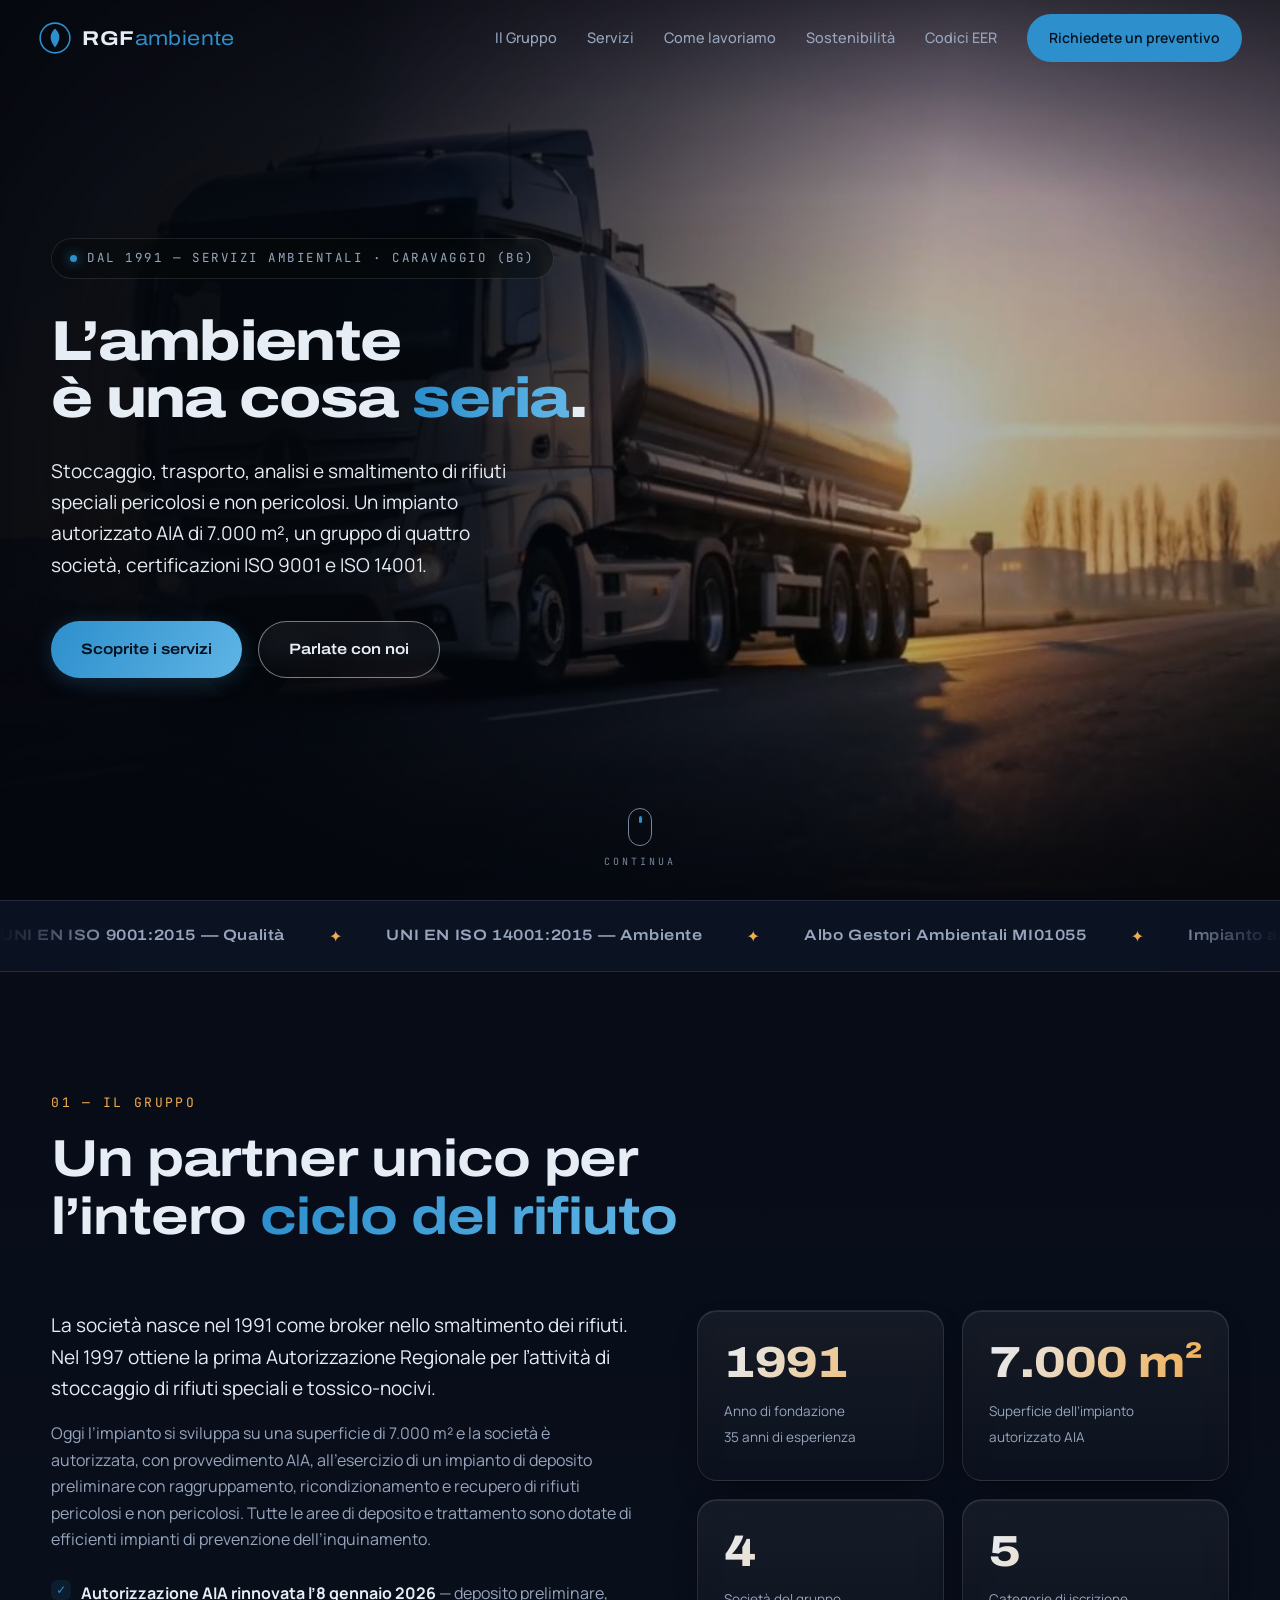
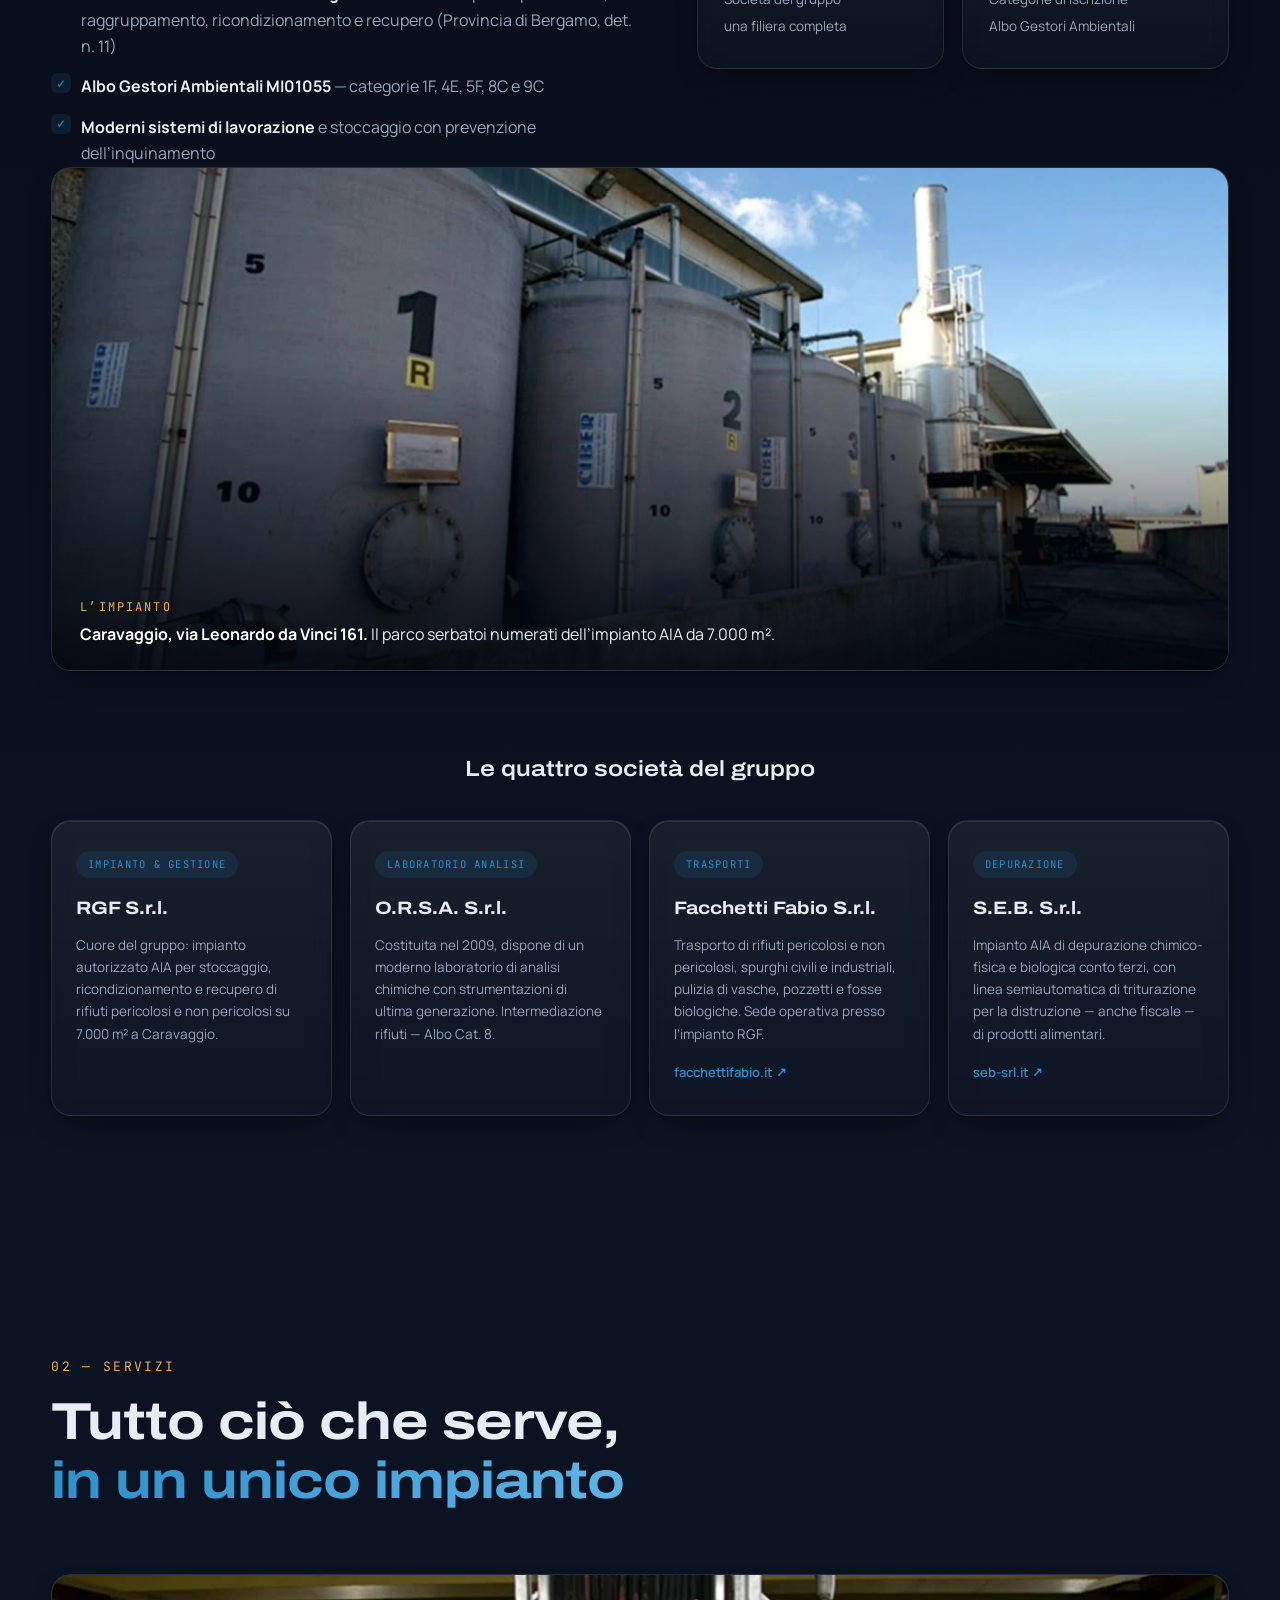
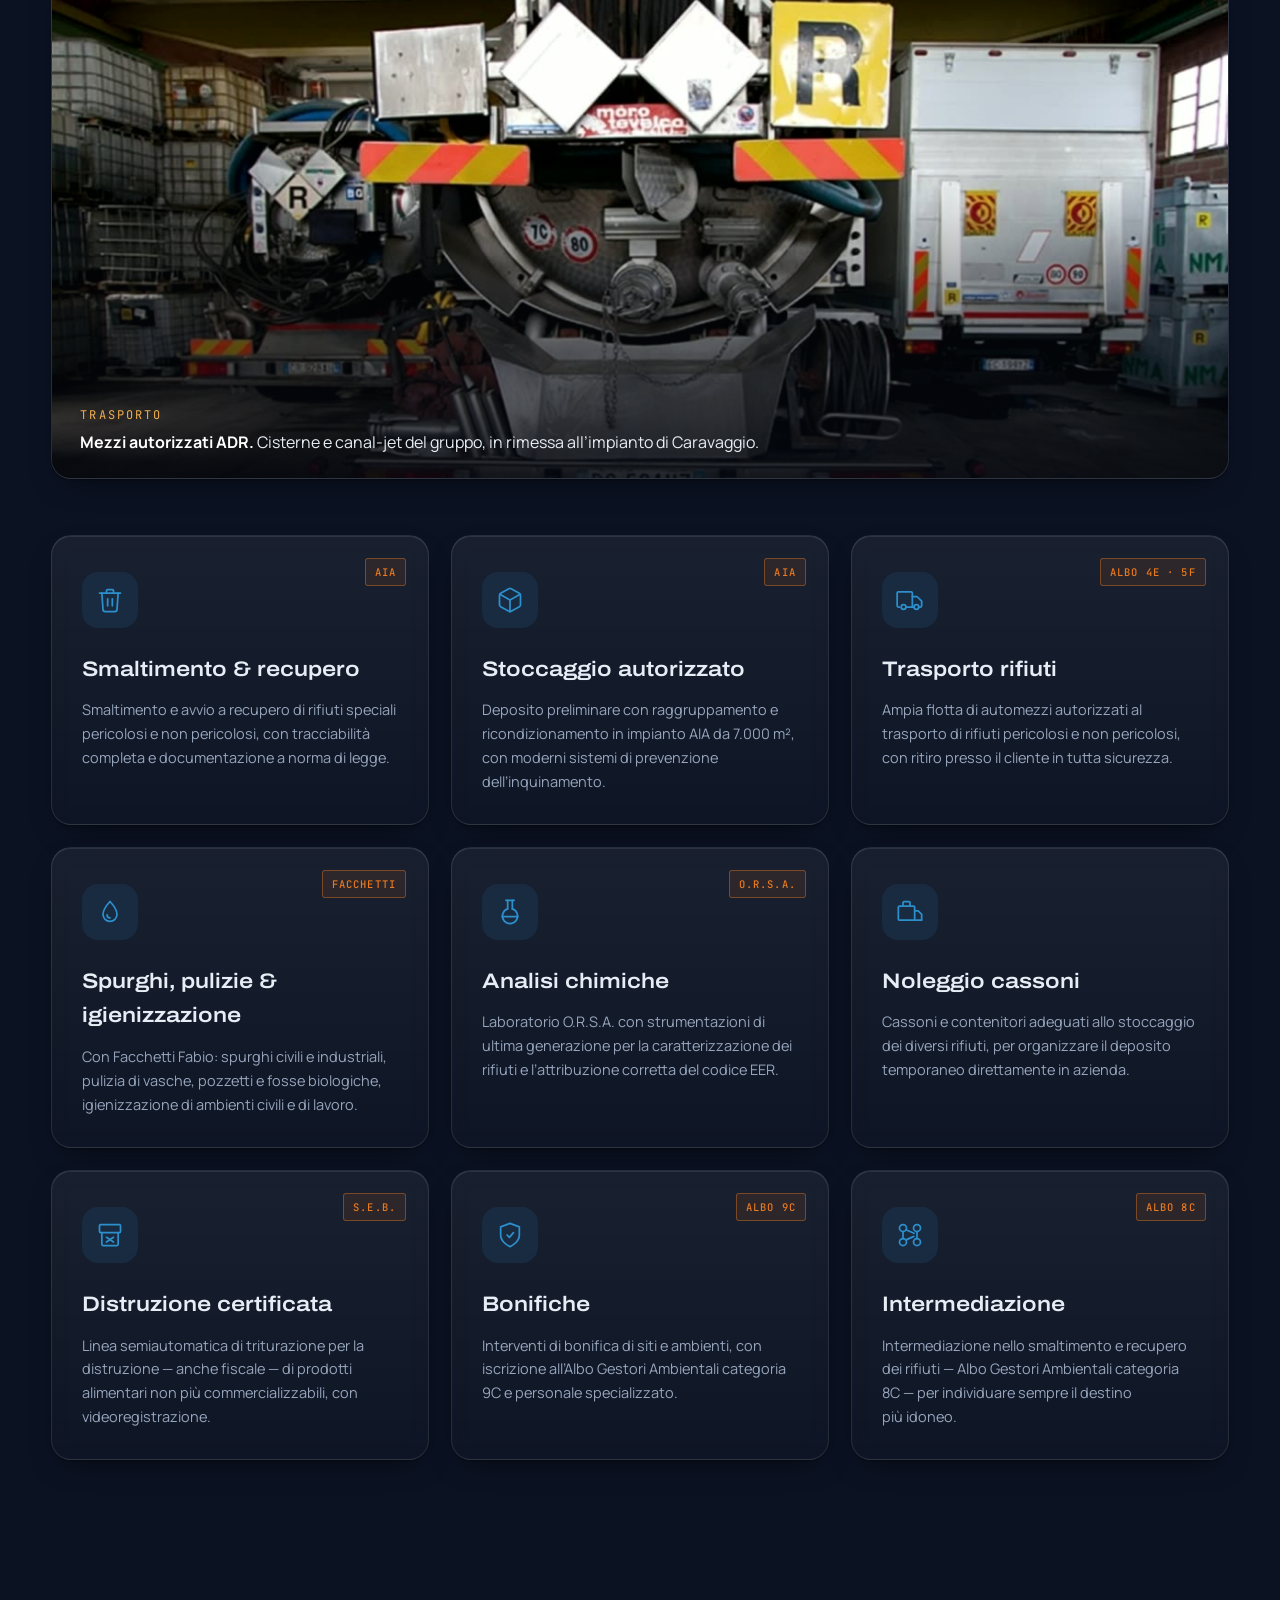
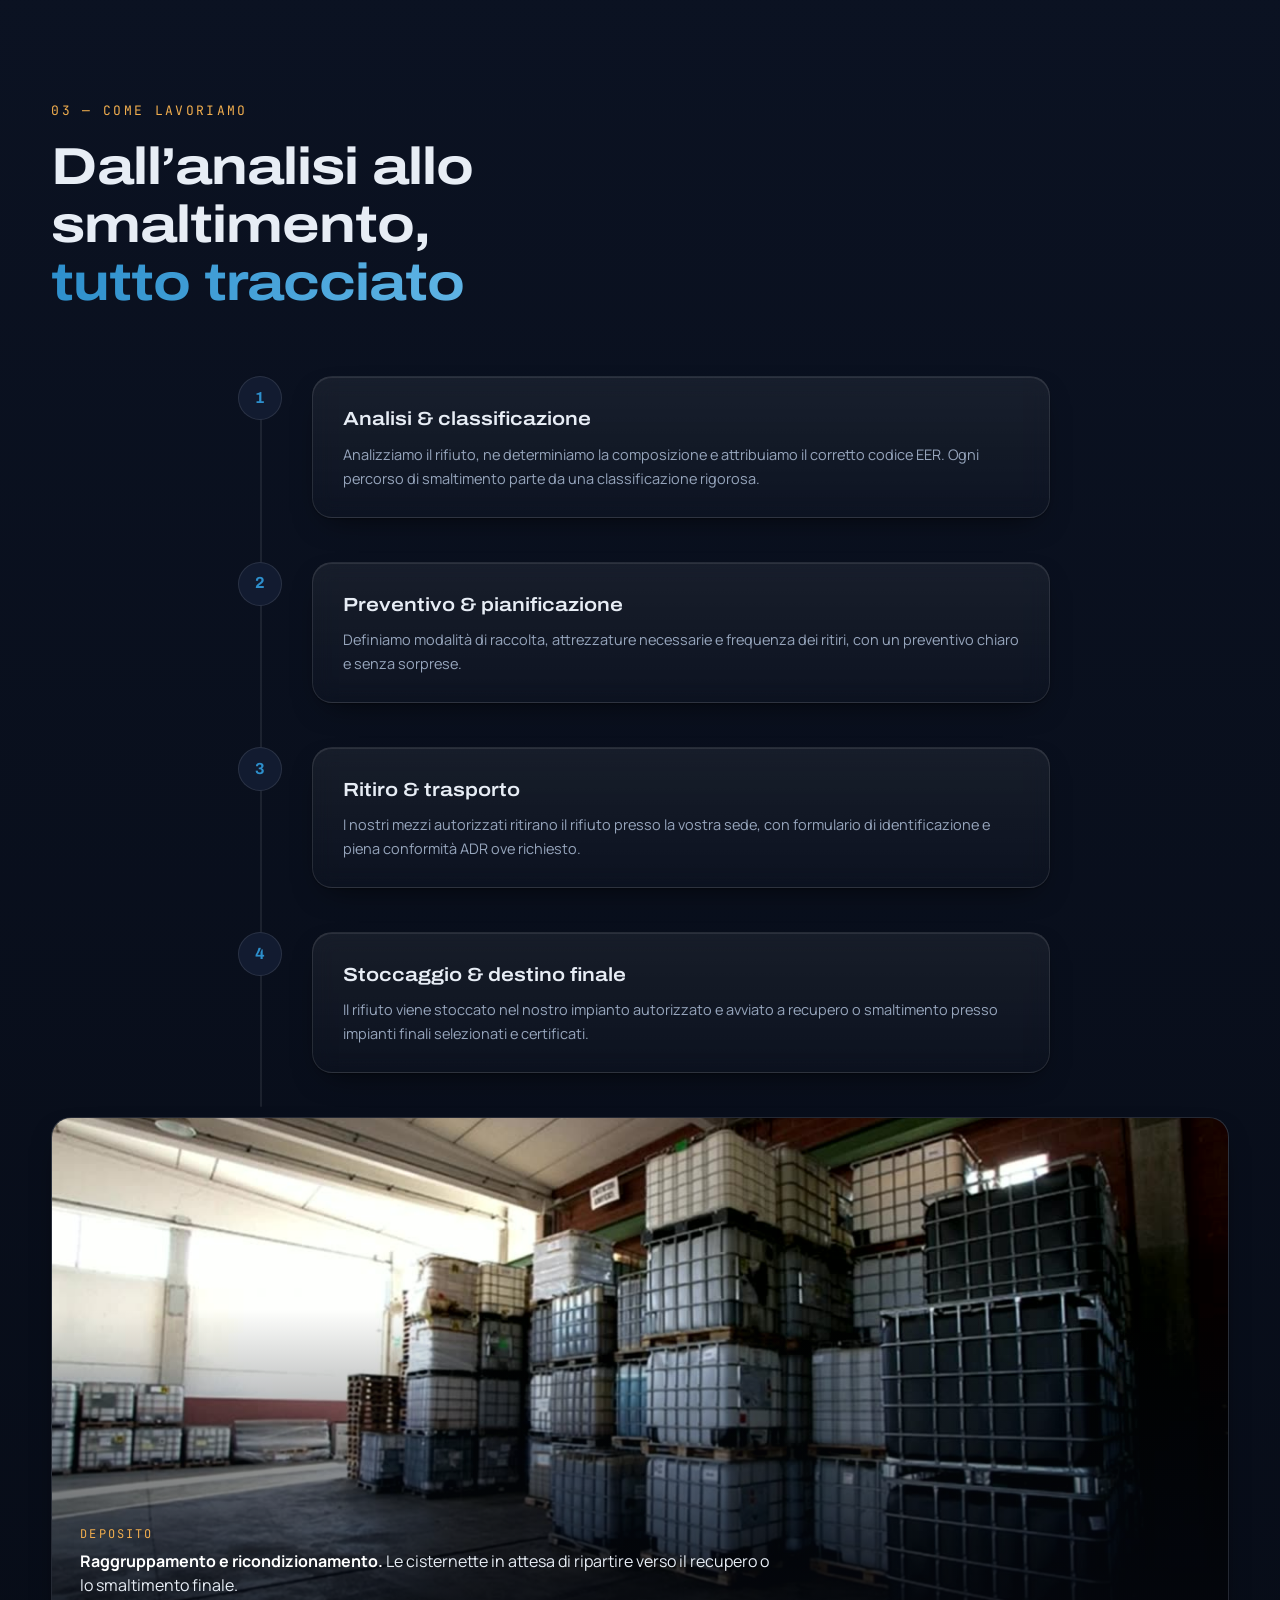
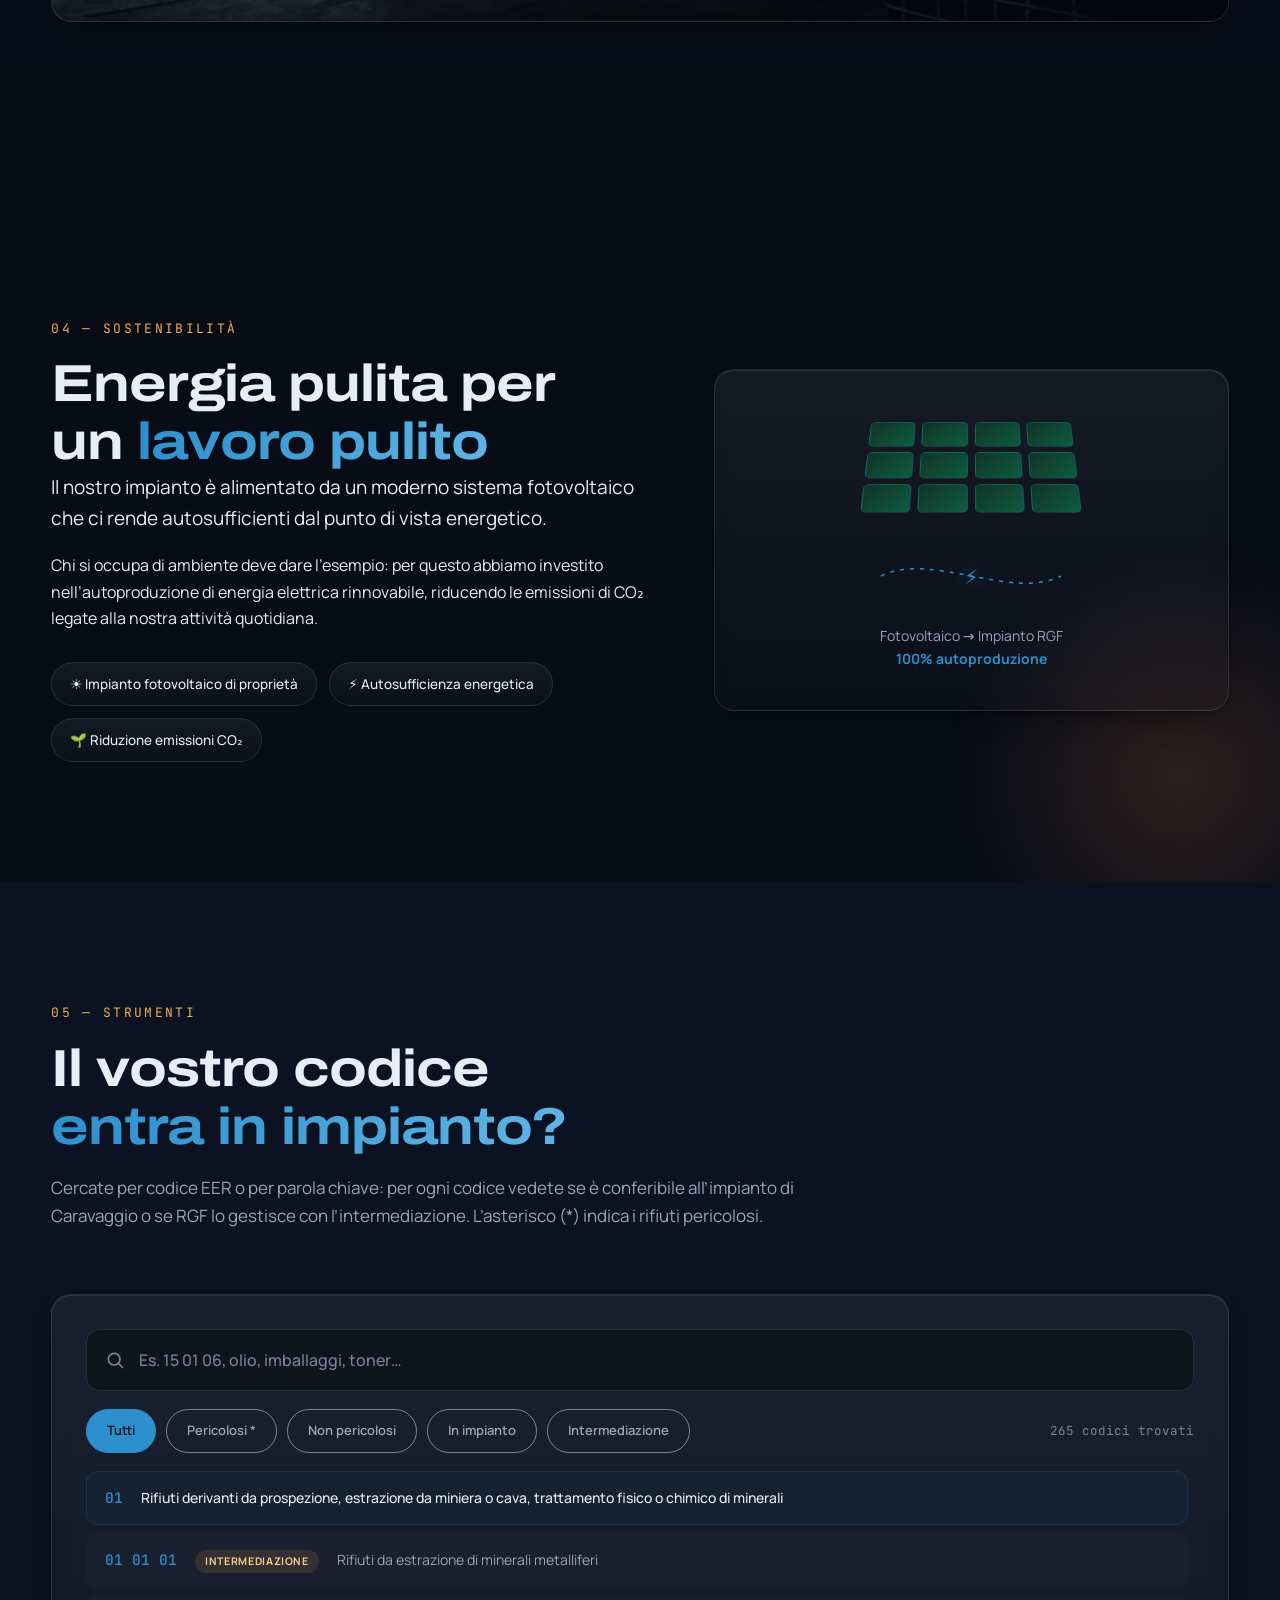
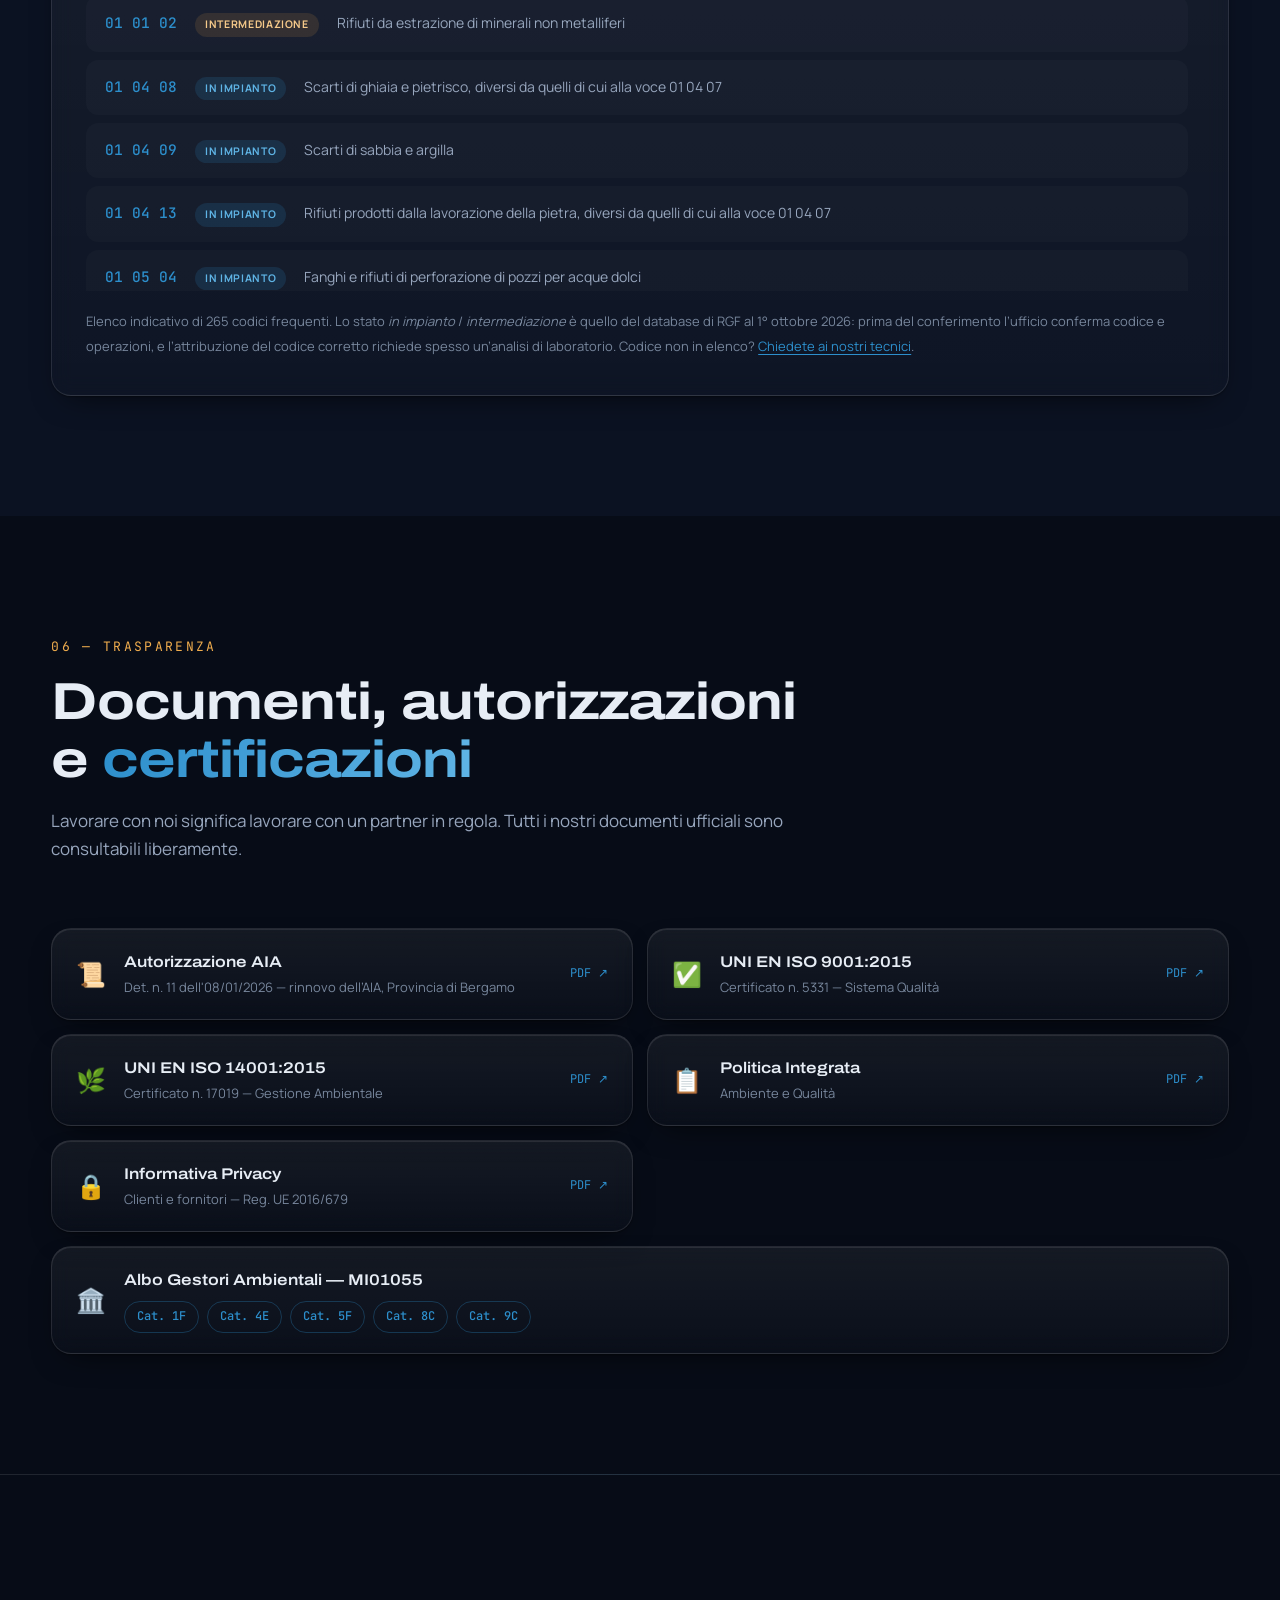
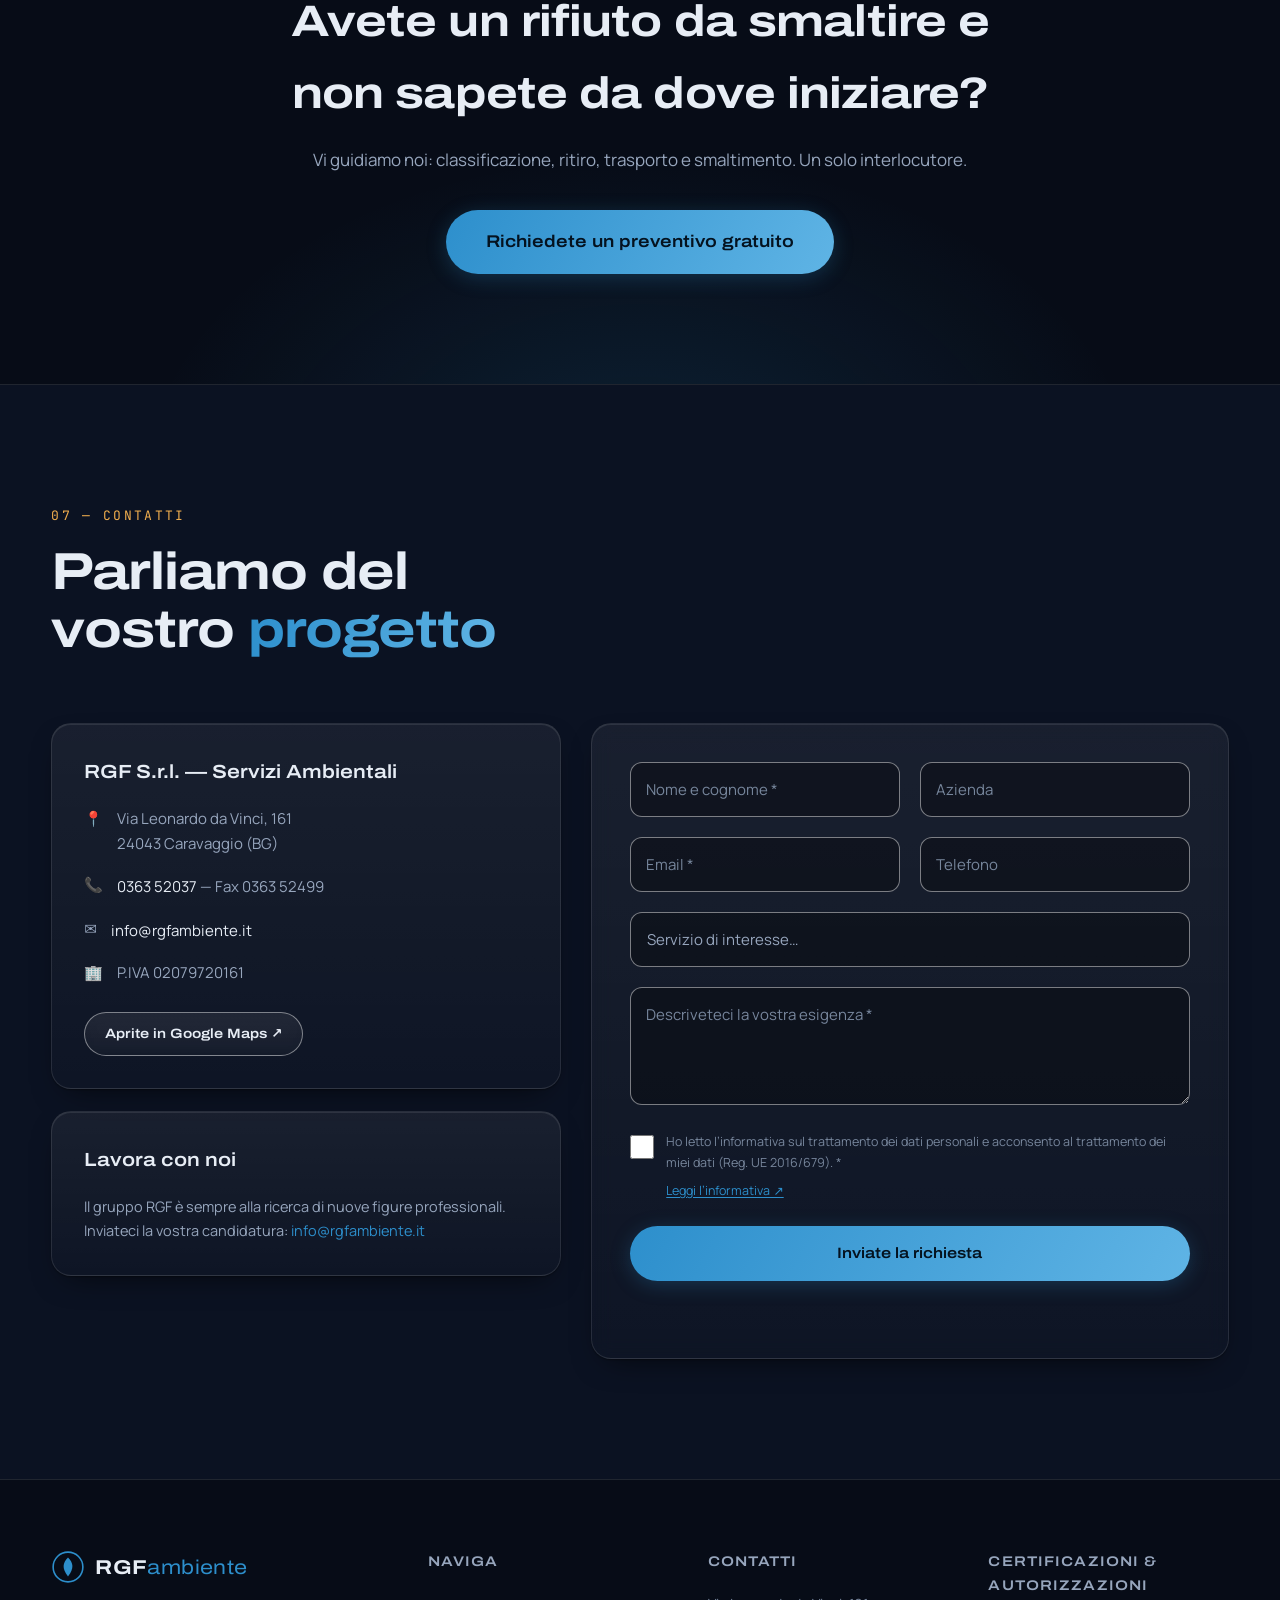
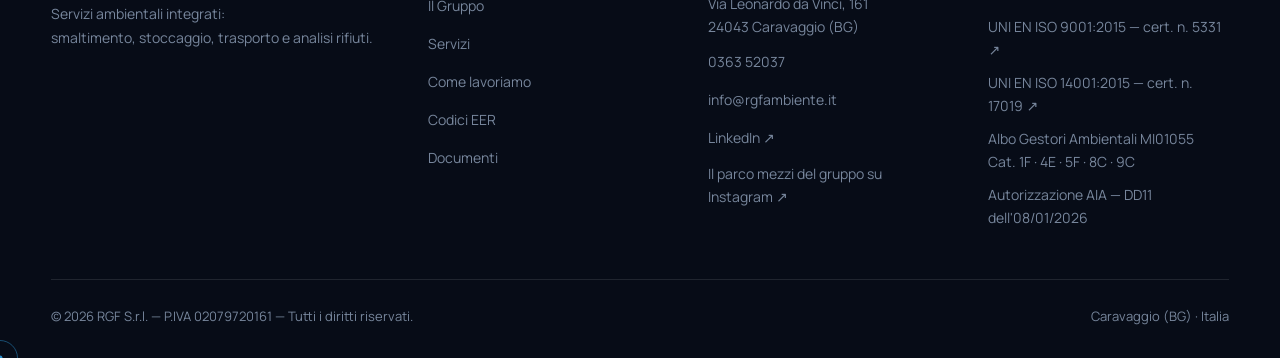
<file: index.html>
<!DOCTYPE html>
<html lang="it">
<head>
  <meta charset="UTF-8">
  <meta name="viewport" content="width=device-width, initial-scale=1.0">
  <title>RGF Servizi Ambientali — Smaltimento rifiuti | Caravaggio</title>
  <meta name="description" content="Smaltimento, stoccaggio, trasporto e analisi di rifiuti speciali pericolosi e non pericolosi. Impianto AIA a Caravaggio (BG). ISO 9001 e ISO 14001.">
  <link rel="canonical" href="https://rgfambiente.it/">
  <meta name="theme-color" content="#070c17">
  <link rel="icon" href="assets/favicon.svg" type="image/svg+xml">

  <!-- Open Graph / social -->
  <meta property="og:type" content="website">
  <meta property="og:locale" content="it_IT">
  <meta property="og:site_name" content="RGF Servizi Ambientali">
  <meta property="og:title" content="RGF Servizi Ambientali — Gestione e smaltimento rifiuti speciali">
  <meta property="og:description" content="Dal 1991: stoccaggio, trasporto, analisi e smaltimento di rifiuti pericolosi e non pericolosi. Impianto AIA di 7.000 m² a Caravaggio (BG). ISO 9001 e ISO 14001.">
  <meta property="og:url" content="https://rgfambiente.it/">
  <meta property="og:image" content="https://rgfambiente.it/assets/og.jpg">
  <meta property="og:image:width" content="1200">
  <meta property="og:image:height" content="630">
  <meta name="twitter:card" content="summary_large_image">
  <meta name="twitter:title" content="RGF Servizi Ambientali — Gestione e smaltimento rifiuti speciali">
  <meta name="twitter:description" content="Dal 1991: stoccaggio, trasporto, analisi e smaltimento di rifiuti pericolosi e non pericolosi a Caravaggio (BG).">
  <meta name="twitter:image" content="https://rgfambiente.it/assets/og.jpg">

  <!-- Dati strutturati -->
  <script type="application/ld+json">
  {
    "@context": "https://schema.org",
    "@type": "LocalBusiness",
    "name": "RGF S.r.l. Servizi Ambientali",
    "description": "Gestione integrata dei rifiuti speciali: stoccaggio autorizzato AIA, trasporto, analisi chimiche, smaltimento e recupero di rifiuti pericolosi e non pericolosi.",
    "url": "https://rgfambiente.it/",
    "telephone": "+39 0363 52037",
    "email": "info@rgfambiente.it",
    "vatID": "IT02079720161",
    "foundingDate": "1991",
    "address": {
      "@type": "PostalAddress",
      "streetAddress": "Via Leonardo da Vinci, 161",
      "postalCode": "24043",
      "addressLocality": "Caravaggio",
      "addressRegion": "BG",
      "addressCountry": "IT"
    },
    "image": "https://rgfambiente.it/assets/og.jpg",
    "priceRange": "$$",
    "sameAs": ["https://www.linkedin.com/company/r-g-f"]
  }
  </script>

  <!-- Archivo in asse largo per i titoli: ha la proporzione della targa e
       della segnaletica industriale. Manrope per il corpo. Sora+Inter erano
       l'accoppiata più battuta dei siti generati, e si vedeva. -->

  <link rel="preload" href="assets/fonts/archivo-latin-wdth-normal.woff2" as="font" type="font/woff2" crossorigin>
  <link rel="preload" href="assets/fonts/manrope-latin-wght-normal.woff2" as="font" type="font/woff2" crossorigin>
  <link rel="stylesheet" href="css/style.css">

  <!-- Le animazioni di comparsa nascondono i contenuti: attivarle solo se JS è
       disponibile, così senza JS la pagina resta interamente leggibile. -->
  <script>document.documentElement.classList.add("js-anim");</script>

</head>
<body>

  <a class="skip-link" href="#top">Salta al contenuto principale</a>

  <!-- ============ PRELOADER ============ -->
  <div class="preloader" id="preloader">
    <div class="preloader__inner">
      <svg class="preloader__logo" viewBox="0 0 64 64" fill="none" aria-hidden="true">
        <circle cx="32" cy="32" r="28" stroke="currentColor" stroke-width="2" class="preloader__ring"/>
        <path d="M32 14 C22 24 20 34 32 50 C44 34 42 24 32 14 Z" fill="currentColor" class="preloader__leaf"/>
      </svg>
      <div class="preloader__bar"><span id="preloaderBar"></span></div>
    </div>
  </div>

  <!-- ============ SCROLL PROGRESS ============ -->
  <div class="scroll-progress" id="scrollProgress"></div>

  <!-- ============ NAV ============ -->
  <header class="nav" id="nav">
    <div class="nav__inner">
      <a href="#top" class="nav__brand" aria-label="RGF Servizi Ambientali — Home">
        <svg class="nav__logo" viewBox="0 0 64 64" fill="none" aria-hidden="true">
          <circle cx="32" cy="32" r="28" stroke="currentColor" stroke-width="3"/>
          <path d="M32 14 C22 24 20 34 32 50 C44 34 42 24 32 14 Z" fill="currentColor"/>
        </svg>
        <span class="nav__name">RGF<em>ambiente</em></span>
      </a>

      <nav class="nav__links" id="navLinks" aria-label="Navigazione principale">
        <a href="#gruppo" class="nav__link">Il Gruppo</a>
        <a href="#servizi" class="nav__link">Servizi</a>
        <a href="#processo" class="nav__link">Come lavoriamo</a>
        <a href="#sostenibilita" class="nav__link">Sostenibilità</a>
        <a href="#cer" class="nav__link">Codici EER</a>
        <a href="#contatti" class="nav__cta">Richiedete un preventivo</a>
      </nav>

      <button class="nav__burger" id="navBurger" aria-label="Apri menu" aria-expanded="false" aria-controls="navLinks">
        <span></span><span></span>
      </button>
    </div>
  </header>

  <main id="top" tabindex="-1">

    <!-- ============ HERO ============ -->
    <section class="hero" id="hero">
      <video class="hero__film" id="heroFilm" muted playsinline loop preload="auto" poster="media/apertura-poster.jpg"
             data-src="media/apertura.mp4" data-src-piccolo="media/apertura-720.mp4" aria-hidden="true"></video>
      <div class="hero__vignette" aria-hidden="true"></div>

      <div class="hero__content">
        <p class="hero__eyebrow reveal-hero"><span class="dot"></span> Dal 1991<span class="solo-largo"> — Servizi Ambientali</span> · Caravaggio (BG)</p>
        <h1 class="hero__title">
          <span class="hero__line"><span>L’ambiente</span></span>
          <span class="hero__line"><span>è una cosa <em>seria</em>.</span></span>
        </h1>
        <p class="hero__sub reveal-hero">Stoccaggio, trasporto, analisi e smaltimento di rifiuti speciali pericolosi e non pericolosi.
          Un impianto autorizzato AIA di 7.000 m², un gruppo di quattro società, certificazioni ISO&nbsp;9001 e ISO&nbsp;14001.</p>
        <div class="hero__actions reveal-hero">
          <a href="#servizi" class="btn btn--primary" data-magnetic>Scoprite i servizi</a>
          <a href="#contatti" class="btn btn--ghost" data-magnetic>Parlate con noi</a>
        </div>
      </div>

      <a href="#trust" class="hero__scrollcue" aria-label="Continua la lettura">
        <span class="hero__mouse"><span></span></span>
        <span class="hero__scrolltext">continua</span>
      </a>
    </section>

    <!-- ============ TRUST MARQUEE ============ -->
    <section class="trust" id="trust" aria-label="Certificazioni e garanzie">
      <div class="marquee" data-marquee aria-hidden="true">
        <div class="marquee__track">
          <span class="marquee__item">UNI EN ISO 9001:2015 — Qualità</span><span class="marquee__sep">✦</span>
          <span class="marquee__item">UNI EN ISO 14001:2015 — Ambiente</span><span class="marquee__sep">✦</span>
          <span class="marquee__item">Albo Gestori Ambientali MI01055</span><span class="marquee__sep">✦</span>
          <span class="marquee__item">Impianto autorizzato AIA</span><span class="marquee__sep">✦</span>
          <span class="marquee__item">Energia autoprodotta da fotovoltaico</span><span class="marquee__sep">✦</span>
          <span class="marquee__item">Rifiuti pericolosi e non pericolosi</span><span class="marquee__sep">✦</span>
          <span class="marquee__item">Dal 1991 al servizio delle imprese</span><span class="marquee__sep">✦</span>
        </div>
      </div>
    </section>

    <!-- ============ IL GRUPPO ============ -->
    <section class="section gruppo" id="gruppo">
      <div class="container">
        <div class="section__head reveal">
          <p class="section__eyebrow">01 — Il Gruppo</p>
          <h2 class="section__title">Un partner unico per l’intero <span class="grad">ciclo del rifiuto</span></h2>
        </div>

        <div class="gruppo__grid">
          <div class="gruppo__text reveal">
            <p class="lead">La società nasce nel 1991 come broker nello smaltimento dei rifiuti.
              Nel 1997 ottiene la prima Autorizzazione Regionale per l’attività di stoccaggio
              di rifiuti speciali e tossico-nocivi.</p>
            <p>Oggi l’impianto si sviluppa su una superficie di 7.000 m² e la società è autorizzata,
              con provvedimento AIA, all’esercizio di un impianto di deposito preliminare con raggruppamento,
              ricondizionamento e recupero di rifiuti pericolosi e non pericolosi. Tutte le aree di deposito
              e trattamento sono dotate di efficienti impianti di prevenzione dell’inquinamento.</p>
            <ul class="gruppo__points">
              <li><strong>Autorizzazione AIA rinnovata l’8 gennaio 2026</strong> — deposito preliminare, raggruppamento, ricondizionamento e recupero (Provincia di Bergamo, det. n. 11)</li>
              <li><strong>Albo Gestori Ambientali MI01055</strong> — categorie 1F, 4E, 5F, 8C e 9C</li>
              <li><strong>Moderni sistemi di lavorazione</strong> e stoccaggio con prevenzione dell’inquinamento</li>
            </ul>
          </div>

          <div class="gruppo__stats">
            <div class="stat glass reveal" data-tilt>
              <span class="stat__num" data-count="1991" data-from="1900">1900</span>
              <span class="stat__label">Anno di fondazione<br>35 anni di esperienza</span>
            </div>
            <div class="stat glass reveal" data-tilt>
              <span class="stat__num" data-count="7000" data-format="it" data-suffix=" m²">0</span>
              <span class="stat__label">Superficie dell’impianto<br>autorizzato AIA</span>
            </div>
            <div class="stat glass reveal" data-tilt>
              <span class="stat__num" data-count="4">0</span>
              <span class="stat__label">Società del gruppo<br>una filiera completa</span>
            </div>
            <div class="stat glass reveal" data-tilt>
              <span class="stat__num" data-count="5">0</span>
              <span class="stat__label">Categorie di iscrizione<br>Albo Gestori Ambientali</span>
            </div>
          </div>
        </div>

        <figure class="banda glass reveal">
          <video class="banda__film film" muted playsinline loop preload="none" poster="media/serbatoi-poster.jpg"
                 data-src="media/serbatoi.mp4" data-src-piccolo="media/serbatoi-720.mp4" aria-label="Il parco serbatoi dell’impianto RGF, numerati da 1 a 5, sotto il cielo azzurro"></video>
          <figcaption class="banda__testo"><span class="banda__num">L’impianto</span><strong>Caravaggio, via Leonardo da Vinci 161.</strong> Il parco serbatoi numerati dell’impianto AIA da 7.000 m².</figcaption>
        </figure>

        <h3 class="aziende__head reveal">Le quattro società del gruppo</h3>
        <div class="aziende">
          <article class="azienda glass reveal" data-tilt>
            <span class="azienda__tag">Impianto &amp; gestione</span>
            <h3>RGF S.r.l.</h3>
            <p>Cuore del gruppo: impianto autorizzato AIA per stoccaggio, ricondizionamento
               e recupero di rifiuti pericolosi e non pericolosi su 7.000 m² a Caravaggio.</p>
          </article>
          <article class="azienda glass reveal" data-tilt>
            <span class="azienda__tag">Laboratorio analisi</span>
            <h3>O.R.S.A. S.r.l.</h3>
            <p>Costituita nel 2009, dispone di un moderno laboratorio di analisi chimiche
               con strumentazioni di ultima generazione. Intermediazione rifiuti — Albo Cat. 8.</p>
          </article>
          <article class="azienda glass reveal" data-tilt>
            <span class="azienda__tag">Trasporti</span>
            <h3>Facchetti Fabio S.r.l.</h3>
            <p>Trasporto di rifiuti pericolosi e non pericolosi, spurghi civili e industriali,
                pulizia di vasche, pozzetti e fosse biologiche. Sede operativa presso l’impianto RGF.</p>
            <a href="https://www.facchettifabio.it" target="_blank" rel="noopener" class="azienda__link">facchettifabio.it ↗</a>
          </article>
          <article class="azienda glass reveal" data-tilt>
            <span class="azienda__tag">Depurazione</span>
            <h3>S.E.B. S.r.l.</h3>
            <p>Impianto AIA di depurazione chimico-fisica e biologica conto terzi, con linea
               semiautomatica di triturazione per la distruzione — anche fiscale — di prodotti alimentari.</p>
            <a href="https://www.seb-srl.it" target="_blank" rel="noopener" class="azienda__link">seb-srl.it ↗</a>
          </article>
        </div>
      </div>
    </section>

    <!-- ============ SERVIZI ============ -->
    <section class="section servizi" id="servizi">
      <div class="container">
        <div class="section__head reveal">
          <p class="section__eyebrow">02 — Servizi</p>
          <h2 class="section__title">Tutto ciò che serve, <span class="grad">in un unico impianto</span></h2>
        </div>

        <figure class="banda glass reveal">
          <video class="banda__film film" muted playsinline loop preload="none" poster="media/cisterna-poster.jpg"
                 data-src="media/cisterna.mp4" data-src-piccolo="media/cisterna-720.mp4" aria-label="Una cisterna del gruppo in rimessa, vista da dietro, con le targhe di pericolo"></video>
          <figcaption class="banda__testo"><span class="banda__num">Trasporto</span><strong>Mezzi autorizzati ADR.</strong> Cisterne e canal-jet del gruppo, in rimessa all’impianto di Caravaggio.</figcaption>
        </figure>

        <div class="servizi__grid" id="serviziGrid">

          <article class="card glass reveal" data-tilt>
            <div class="card__icon" aria-hidden="true">
              <svg viewBox="0 0 24 24" fill="none" stroke="currentColor" stroke-width="1.5" stroke-linecap="round" stroke-linejoin="round"><path d="M3 6h18"/><path d="M19 6l-1 14a2 2 0 0 1-2 2H8a2 2 0 0 1-2-2L5 6"/><path d="M10 11v6M14 11v6"/><path d="M9 6V4a1 1 0 0 1 1-1h4a1 1 0 0 1 1 1v2"/></svg>
            </div>
            <h3 class="card__title">Smaltimento &amp; recupero</h3>
            <p class="card__text">Smaltimento e avvio a recupero di rifiuti speciali pericolosi e non pericolosi,
              con tracciabilità completa e documentazione a norma di legge.</p>
            <span class="card__auth">AIA</span>
          </article>

          <article class="card glass reveal" data-tilt>
            <div class="card__icon" aria-hidden="true">
              <svg viewBox="0 0 24 24" fill="none" stroke="currentColor" stroke-width="1.5" stroke-linecap="round" stroke-linejoin="round"><path d="M21 8a2 2 0 0 0-1-1.73l-7-4a2 2 0 0 0-2 0l-7 4A2 2 0 0 0 3 8v8a2 2 0 0 0 1 1.73l7 4a2 2 0 0 0 2 0l7-4A2 2 0 0 0 21 16Z"/><path d="M3.3 7 12 12l8.7-5"/><path d="M12 22V12"/></svg>
            </div>
            <h3 class="card__title">Stoccaggio autorizzato</h3>
            <p class="card__text">Deposito preliminare con raggruppamento e ricondizionamento in impianto AIA
              da 7.000 m², con moderni sistemi di prevenzione dell’inquinamento.</p>
            <span class="card__auth">AIA</span>
          </article>

          <article class="card glass reveal" data-tilt>
            <div class="card__icon" aria-hidden="true">
              <svg viewBox="0 0 24 24" fill="none" stroke="currentColor" stroke-width="1.5" stroke-linecap="round" stroke-linejoin="round"><path d="M14 18V6a1 1 0 0 0-1-1H2a1 1 0 0 0-1 1v11a1 1 0 0 0 1 1h1"/><path d="M14 9h4l4 4v4a1 1 0 0 1-1 1h-1"/><circle cx="6.5" cy="18" r="2"/><circle cx="17.5" cy="18" r="2"/><path d="M8.5 18h6.5"/></svg>
            </div>
            <h3 class="card__title">Trasporto rifiuti</h3>
            <p class="card__text">Ampia flotta di automezzi autorizzati al trasporto di rifiuti pericolosi
              e non pericolosi, con ritiro presso il cliente in tutta sicurezza.</p>
            <span class="card__auth">ALBO 4E &middot; 5F</span>
          </article>

          <article class="card glass reveal" data-tilt>
            <div class="card__icon" aria-hidden="true">
              <svg viewBox="0 0 24 24" fill="none" stroke="currentColor" stroke-width="1.5" stroke-linecap="round" stroke-linejoin="round"><path d="M12 3s-6 6.5-6 11a6 6 0 0 0 12 0c0-4.5-6-11-6-11z"/><path d="M9.5 14.5a2.5 2.5 0 0 0 2.5 2.5"/></svg>
            </div>
            <h3 class="card__title">Spurghi, pulizie &amp; igienizzazione</h3>
            <p class="card__text">Con Facchetti Fabio: spurghi civili e industriali, pulizia di vasche,
              pozzetti e fosse biologiche, igienizzazione di ambienti civili e di lavoro.</p>
            <span class="card__auth">FACCHETTI</span>
          </article>

          <article class="card glass reveal" data-tilt>
            <div class="card__icon" aria-hidden="true">
              <svg viewBox="0 0 24 24" fill="none" stroke="currentColor" stroke-width="1.5" stroke-linecap="round" stroke-linejoin="round"><path d="M10 2v7.31"/><path d="M14 9.3V2"/><path d="M8.5 2h7"/><path d="M14 9.3a6.5 6.5 0 1 1-4 0"/><path d="M5.5 16h13"/></svg>
            </div>
            <h3 class="card__title">Analisi chimiche</h3>
            <p class="card__text">Laboratorio O.R.S.A. con strumentazioni di ultima generazione per la
              caratterizzazione dei rifiuti e l’attribuzione corretta del codice EER.</p>
            <span class="card__auth">O.R.S.A.</span>
          </article>

          <article class="card glass reveal" data-tilt>
            <div class="card__icon" aria-hidden="true">
              <svg viewBox="0 0 24 24" fill="none" stroke="currentColor" stroke-width="1.5" stroke-linecap="round" stroke-linejoin="round"><rect x="2" y="7" width="14" height="12" rx="1"/><path d="M16 11h3l3 3v5h-6"/><path d="M6 7V4a1 1 0 0 1 1-1h4a1 1 0 0 1 1 1v3"/></svg>
            </div>
            <h3 class="card__title">Noleggio cassoni</h3>
            <p class="card__text">Cassoni e contenitori adeguati allo stoccaggio dei diversi rifiuti,
              per organizzare il deposito temporaneo direttamente in azienda.</p>
            
          </article>

          <article class="card glass reveal" data-tilt>
            <div class="card__icon" aria-hidden="true">
              <svg viewBox="0 0 24 24" fill="none" stroke="currentColor" stroke-width="1.5" stroke-linecap="round" stroke-linejoin="round"><rect x="3" y="3" width="18" height="7" rx="1"/><path d="M5 10v10a1 1 0 0 0 1 1h12a1 1 0 0 0 1-1V10"/><path d="M9 14l6 4M15 14l-6 4"/></svg>
            </div>
            <h3 class="card__title">Distruzione certificata</h3>
            <p class="card__text">Linea semiautomatica di triturazione per la distruzione — anche fiscale —
              di prodotti alimentari non più commercializzabili, con videoregistrazione.</p>
            <span class="card__auth">S.E.B.</span>
          </article>

          <article class="card glass reveal" data-tilt>
            <div class="card__icon" aria-hidden="true">
              <svg viewBox="0 0 24 24" fill="none" stroke="currentColor" stroke-width="1.5" stroke-linecap="round" stroke-linejoin="round"><path d="M12 22s8-3.5 8-10V5l-8-3-8 3v7c0 6.5 8 10 8 10z"/><path d="M9.5 12l2 2 3.5-4"/></svg>
            </div>
            <h3 class="card__title">Bonifiche</h3>
            <p class="card__text">Interventi di bonifica di siti e ambienti, con iscrizione all’Albo
              Gestori Ambientali categoria 9C e personale specializzato.</p>
            <span class="card__auth">ALBO 9C</span>
          </article>

          <article class="card glass reveal" data-tilt>
            <div class="card__icon" aria-hidden="true">
              <svg viewBox="0 0 24 24" fill="none" stroke="currentColor" stroke-width="1.5" stroke-linecap="round" stroke-linejoin="round"><circle cx="6" cy="6" r="3"/><circle cx="18" cy="18" r="3"/><circle cx="18" cy="6" r="3"/><circle cx="6" cy="18" r="3"/><path d="M8.5 7.5l7 3M8.7 16.2l6.6-3M6 9v6M18 9v6"/></svg>
            </div>
            <h3 class="card__title">Intermediazione</h3>
            <p class="card__text">Intermediazione nello smaltimento e recupero dei rifiuti — Albo Gestori
              Ambientali categoria 8C — per individuare sempre il destino più idoneo.</p>
            <span class="card__auth">ALBO 8C</span>
          </article>

        </div>
      </div>
    </section>

    <!-- ============ PROCESSO ============ -->
    <section class="section processo" id="processo">
      <div class="container">
        <div class="section__head reveal">
          <p class="section__eyebrow">03 — Come lavoriamo</p>
          <h2 class="section__title">Dall’analisi allo smaltimento, <span class="grad">tutto tracciato</span></h2>
        </div>

        <div class="timeline" id="timeline">
          <div class="timeline__rail" aria-hidden="true"><span id="timelineFill"></span></div>

          <div class="tstep reveal">
            <div class="tstep__marker"><span>1</span></div>
            <div class="tstep__body glass">
              <h3>Analisi &amp; classificazione</h3>
              <p>Analizziamo il rifiuto, ne determiniamo la composizione e attribuiamo il corretto codice EER.
                 Ogni percorso di smaltimento parte da una classificazione rigorosa.</p>
            </div>
          </div>

          <div class="tstep reveal">
            <div class="tstep__marker"><span>2</span></div>
            <div class="tstep__body glass">
              <h3>Preventivo &amp; pianificazione</h3>
              <p>Definiamo modalità di raccolta, attrezzature necessarie e frequenza dei ritiri,
                 con un preventivo chiaro e senza sorprese.</p>
            </div>
          </div>

          <div class="tstep reveal">
            <div class="tstep__marker"><span>3</span></div>
            <div class="tstep__body glass">
              <h3>Ritiro &amp; trasporto</h3>
              <p>I nostri mezzi autorizzati ritirano il rifiuto presso la vostra sede,
                 con formulario di identificazione e piena conformità ADR ove richiesto.</p>
            </div>
          </div>

          <div class="tstep reveal">
            <div class="tstep__marker"><span>4</span></div>
            <div class="tstep__body glass">
              <h3>Stoccaggio &amp; destino finale</h3>
              <p>Il rifiuto viene stoccato nel nostro impianto autorizzato e avviato a recupero
                 o smaltimento presso impianti finali selezionati e certificati.</p>
            </div>
          </div>
        </div>

        <figure class="banda glass reveal">
          <video class="banda__film film" muted playsinline loop preload="none" poster="media/magazzino-poster.jpg"
                 data-src="media/magazzino.mp4" data-src-piccolo="media/magazzino-720.mp4" aria-label="Il magazzino delle cisternette IBC impilate su pallet"></video>
          <figcaption class="banda__testo"><span class="banda__num">Deposito</span><strong>Raggruppamento e ricondizionamento.</strong> Le cisternette in attesa di ripartire verso il recupero o lo smaltimento finale.</figcaption>
        </figure>
      </div>
    </section>

    <!-- ============ SOSTENIBILITÀ ============ -->
    <section class="section sostenibilita" id="sostenibilita">
      <div class="sostenibilita__bg" aria-hidden="true">
        <div class="sun" id="sun"></div>
      </div>
      <div class="container">
        <div class="sostenibilita__grid">
          <div class="reveal">
            <p class="section__eyebrow">04 — Sostenibilità</p>
            <h2 class="section__title">Energia pulita per un <span class="grad">lavoro pulito</span></h2>
            <p class="lead">Il nostro impianto è alimentato da un moderno sistema fotovoltaico
              che ci rende autosufficienti dal punto di vista energetico.</p>
            <p>Chi si occupa di ambiente deve dare l’esempio: per questo abbiamo investito
              nell’autoproduzione di energia elettrica rinnovabile, riducendo le emissioni di CO₂
              legate alla nostra attività quotidiana.</p>
            <div class="sostenibilita__badges">
              <span class="badge">☀️ Impianto fotovoltaico di proprietà</span>
              <span class="badge">⚡ Autosufficienza energetica</span>
              <span class="badge">🌱 Riduzione emissioni CO₂</span>
            </div>
          </div>
          <div class="sostenibilita__visual reveal" aria-hidden="true">
            <div class="energy-card glass" data-tilt>
              <div class="energy-card__panel">
                <span></span><span></span><span></span><span></span><span></span><span></span>
                <span></span><span></span><span></span><span></span><span></span><span></span>
              </div>
              <div class="energy-card__flow">
                <svg viewBox="0 0 200 60" fill="none">
                  <path id="flowPath" d="M10 30 C 60 5, 140 55, 190 30" stroke="currentColor" stroke-width="1.5" stroke-dasharray="4 6"/>
                </svg>
                <span class="energy-card__bolt">⚡</span>
              </div>
              <p class="energy-card__label">Fotovoltaico → Impianto RGF<br><strong>100% autoproduzione</strong></p>
            </div>
          </div>
        </div>
      </div>
    </section>

    <!-- ============ CODICI CER ============ -->
    <section class="section cer" id="cer">
      <div class="container">
        <div class="section__head reveal">
          <p class="section__eyebrow">05 — Strumenti</p>
          <h2 class="section__title">Il vostro codice <span class="grad">entra in impianto?</span></h2>
          <p class="section__desc">Cercate per codice EER o per parola chiave: per ogni codice vedete se è conferibile
            all’impianto di Caravaggio o se RGF lo gestisce con l’intermediazione. L’asterisco (*) indica i rifiuti pericolosi.</p>
        </div>

        <div class="cer__tool glass reveal">
          <div class="cer__searchbar">
            <svg viewBox="0 0 24 24" fill="none" stroke="currentColor" stroke-width="2" stroke-linecap="round" aria-hidden="true"><circle cx="11" cy="11" r="7"/><path d="m21 21-4.3-4.3"/></svg>
            <input type="search" id="cerInput" placeholder="Es. 15 01 06, olio, imballaggi, toner…" aria-label="Cerca un codice EER per numero o parola chiave">
            <button class="cer__clear" id="cerClear" aria-label="Pulisci ricerca">×</button>
          </div>
          <div class="cer__bar">
            <div class="cer__filters" role="group" aria-label="Filtra i codici">
              <button class="chip is-active" data-filter="all" aria-pressed="true">Tutti</button>
              <button class="chip" data-filter="p" aria-pressed="false">Pericolosi *</button>
              <button class="chip" data-filter="np" aria-pressed="false">Non pericolosi</button>
              <button class="chip" data-filter="i" aria-pressed="false">In impianto</button>
              <button class="chip" data-filter="m" aria-pressed="false">Intermediazione</button>
            </div>
            <p class="cer__count" id="cerCount" role="status" aria-live="polite"></p>
          </div>
          <div class="cer__results" id="cerResults" data-lenis-prevent></div>
          <p class="cer__note">Elenco indicativo di 265 codici frequenti. Lo stato <em>in impianto</em> / <em>intermediazione</em>
            è quello del database di RGF al 1° ottobre 2026: prima del conferimento l’ufficio conferma codice e operazioni,
            e l’attribuzione del codice corretto richiede spesso un’analisi di laboratorio.
            Codice non in elenco? <a href="#contatti">Chiedete ai nostri tecnici</a>.</p>
        </div>
      </div>
    </section>

    <!-- ============ DOCUMENTI ============ -->
    <section class="section documenti" id="documenti">
      <div class="container">
        <div class="section__head reveal">
          <p class="section__eyebrow">06 — Trasparenza</p>
          <h2 class="section__title">Documenti, autorizzazioni e <span class="grad">certificazioni</span></h2>
          <p class="section__desc">Lavorare con noi significa lavorare con un partner in regola.
            Tutti i nostri documenti ufficiali sono consultabili liberamente.</p>
        </div>

        <div class="docs reveal">
          <a class="doc glass" href="https://rgfambiente.it/wp-content/uploads/2026/03/DD-11-DEL-8-1-26-AIA.pdf" target="_blank" rel="noopener">
            <span class="doc__ico" aria-hidden="true">📜</span>
            <span class="doc__body"><strong>Autorizzazione AIA</strong><span>Det. n. 11 dell'08/01/2026 — rinnovo dell’AIA, Provincia di Bergamo</span></span>
            <span class="doc__ext" aria-hidden="true">PDF ↗</span>
          </a>
          <a class="doc glass" href="https://rgfambiente.it/wp-content/uploads/2024/01/5331_240109_UN.pdf" target="_blank" rel="noopener">
            <span class="doc__ico" aria-hidden="true">✅</span>
            <span class="doc__body"><strong>UNI EN ISO 9001:2015</strong><span>Certificato n. 5331 — Sistema Qualità</span></span>
            <span class="doc__ext" aria-hidden="true">PDF ↗</span>
          </a>
          <a class="doc glass" href="https://rgfambiente.it/wp-content/uploads/2024/01/17019_240109_UN.pdf" target="_blank" rel="noopener">
            <span class="doc__ico" aria-hidden="true">🌿</span>
            <span class="doc__body"><strong>UNI EN ISO 14001:2015</strong><span>Certificato n. 17019 — Gestione Ambientale</span></span>
            <span class="doc__ext" aria-hidden="true">PDF ↗</span>
          </a>
          <a class="doc glass" href="https://rgfambiente.it/wp-content/uploads/2025/01/All.-n1-Politica-Ambiente-Qualita-003.pdf" target="_blank" rel="noopener">
            <span class="doc__ico" aria-hidden="true">📋</span>
            <span class="doc__body"><strong>Politica Integrata</strong><span>Ambiente e Qualità</span></span>
            <span class="doc__ext" aria-hidden="true">PDF ↗</span>
          </a>
          <a class="doc glass" href="https://rgfambiente.it/wp-content/uploads/2019/06/R.G.F.-Informativa-Clienti_Fornitori-GDPR-1.pdf" target="_blank" rel="noopener">
            <span class="doc__ico" aria-hidden="true">🔒</span>
            <span class="doc__body"><strong>Informativa Privacy</strong><span>Clienti e fornitori — Reg. UE 2016/679</span></span>
            <span class="doc__ext" aria-hidden="true">PDF ↗</span>
          </a>
          <div class="doc doc--multi glass">
            <span class="doc__ico" aria-hidden="true">🏛️</span>
            <span class="doc__body"><strong>Albo Gestori Ambientali — MI01055</strong>
              <span class="doc__cats">
                <a href="https://rgfambiente.it/wp-content/uploads/2025/02/MI01055_PR_2020_40689.pdf" target="_blank" rel="noopener">Cat. 1F</a>
                <a href="https://rgfambiente.it/wp-content/uploads/2024/09/RGF_cat_4_MI01055_04_10_2024.pdf" target="_blank" rel="noopener">Cat. 4E</a>
                <a href="https://rgfambiente.it/wp-content/uploads/2024/09/RGF_cat_5_MI01055_18_09_2024.pdf" target="_blank" rel="noopener">Cat. 5F</a>
                <a href="https://rgfambiente.it/wp-content/uploads/2022/04/ISCRIZIONE_ALBO_CAT.8CIntermediazione_2022.pdf" target="_blank" rel="noopener">Cat. 8C</a>
                <a href="https://rgfambiente.it/wp-content/uploads/2026/01/ISCRIZIONE-ALBO-CAT.-9C-Bonifiche-2030.pdf" target="_blank" rel="noopener">Cat. 9C</a>
              </span>
            </span>
          </div>
        </div>
      </div>
    </section>

    <!-- ============ CTA BANNER ============ -->
    <section class="ctaband">
      <div class="container ctaband__inner reveal">
        <h2>Avete un rifiuto da smaltire e non sapete da dove iniziare?</h2>
        <p>Vi guidiamo noi: classificazione, ritiro, trasporto e smaltimento. Un solo interlocutore.</p>
        <a href="#contatti" class="btn btn--primary btn--lg" data-magnetic>Richiedete un preventivo gratuito</a>
      </div>
    </section>

    <!-- ============ CONTATTI ============ -->
    <section class="section contatti" id="contatti">
      <div class="container">
        <div class="section__head reveal">
          <p class="section__eyebrow">07 — Contatti</p>
          <h2 class="section__title">Parliamo del vostro <span class="grad">progetto</span></h2>
        </div>

        <div class="contatti__grid">
          <div class="contatti__info reveal">
            <div class="infocard glass">
              <h3>RGF S.r.l. — Servizi Ambientali</h3>
              <ul class="infolist">
                <li>
                  <span class="infolist__ico" aria-hidden="true">📍</span>
                  <span>Via Leonardo da Vinci, 161<br>24043 Caravaggio (BG)</span>
                </li>
                <li>
                  <span class="infolist__ico" aria-hidden="true">📞</span>
                  <span><a href="tel:+39036352037">0363 52037</a> — Fax 0363 52499</span>
                </li>
                <li>
                  <span class="infolist__ico" aria-hidden="true">✉️</span>
                  <span><a href="mailto:info@rgfambiente.it">info@rgfambiente.it</a></span>
                </li>
                <li>
                  <span class="infolist__ico" aria-hidden="true">🏢</span>
                  <span>P.IVA 02079720161</span>
                </li>
              </ul>
              <a class="btn btn--ghost btn--sm" href="https://www.google.com/maps/search/?api=1&amp;query=Via+Leonardo+da+Vinci+161+Caravaggio+BG" target="_blank" rel="noopener">Aprite in Google Maps ↗</a>
            </div>

            <div class="infocard glass infocard--work">
              <h3>Lavora con noi</h3>
              <p>Il gruppo RGF è sempre alla ricerca di nuove figure professionali.
                Inviateci la vostra candidatura:
                <a href="mailto:info@rgfambiente.it?subject=Candidatura">info@rgfambiente.it</a></p>
            </div>
          </div>

          <form class="form glass reveal" id="contactForm" novalidate>
            <div class="form__row">
              <div class="field">
                <input type="text" id="fNome" name="nome" required placeholder=" ">
                <label for="fNome">Nome e cognome *</label>
              </div>
              <div class="field">
                <input type="text" id="fAzienda" name="azienda" placeholder=" ">
                <label for="fAzienda">Azienda</label>
              </div>
            </div>
            <div class="form__row">
              <div class="field">
                <input type="email" id="fEmail" name="email" required placeholder=" ">
                <label for="fEmail">Email *</label>
              </div>
              <div class="field">
                <input type="tel" id="fTel" name="telefono" placeholder=" ">
                <label for="fTel">Telefono</label>
              </div>
            </div>
            <div class="field">
              <select id="fServizio" name="servizio" aria-label="Servizio di interesse">
                <option value="" selected>Servizio di interesse…</option>
                <option>Smaltimento e recupero</option>
                <option>Stoccaggio</option>
                <option>Trasporto rifiuti</option>
                <option>Analisi chimiche</option>
                <option>Noleggio cassoni</option>
                <option>Distruzione certificata di prodotti alimentari</option>
                <option>Bonifiche</option>
                <option>Intermediazione</option>
                <option>Igienizzazione</option>
                <option>Consulenza / Codici EER</option>
              </select>
            </div>
            <div class="field">
              <textarea id="fMsg" name="messaggio" rows="4" required maxlength="1200" placeholder=" "></textarea>
              <label for="fMsg">Descriveteci la vostra esigenza *</label>
            </div>
            <div class="consent">
              <input type="checkbox" id="fPrivacy" required>
              <span><label for="fPrivacy">Ho letto l’informativa sul trattamento dei dati personali e acconsento al trattamento dei miei dati (Reg. UE 2016/679). *</label>
                <a href="https://rgfambiente.it/wp-content/uploads/2019/06/R.G.F.-Informativa-Clienti_Fornitori-GDPR-1.pdf" target="_blank" rel="noopener">Leggi l’informativa ↗</a></span>
            </div>
            <button type="submit" class="btn btn--primary btn--full" data-magnetic>Inviate la richiesta</button>
            <p class="form__status" id="formStatus" role="status"></p>
          </form>
        </div>
      </div>
    </section>

  </main>

  <!-- ============ FOOTER ============ -->
  <footer class="footer">
    <div class="container footer__grid">
      <div>
        <a href="#top" class="nav__brand footer__brand">
          <svg class="nav__logo" viewBox="0 0 64 64" fill="none" aria-hidden="true">
            <circle cx="32" cy="32" r="28" stroke="currentColor" stroke-width="3"/>
            <path d="M32 14 C22 24 20 34 32 50 C44 34 42 24 32 14 Z" fill="currentColor"/>
          </svg>
          <span class="nav__name">RGF<em>ambiente</em></span>
        </a>
        <p class="footer__tag">Servizi ambientali integrati:<br>smaltimento, stoccaggio, trasporto e analisi rifiuti.</p>
      </div>
      <div>
        <h4>Naviga</h4>
        <ul>
          <li><a href="#gruppo">Il Gruppo</a></li>
          <li><a href="#servizi">Servizi</a></li>
          <li><a href="#processo">Come lavoriamo</a></li>
          <li><a href="#cer">Codici EER</a></li>
          <li><a href="#documenti">Documenti</a></li>
        </ul>
      </div>
      <div>
        <h4>Contatti</h4>
        <ul>
          <li>Via Leonardo da Vinci, 161<br>24043 Caravaggio (BG)</li>
          <li><a href="tel:+39036352037">0363 52037</a></li>
          <li><a href="mailto:info@rgfambiente.it">info@rgfambiente.it</a></li>
          <li><a href="https://www.linkedin.com/company/r-g-f" target="_blank" rel="noopener">LinkedIn ↗</a></li>
          <li><a href="https://www.instagram.com/facchettifabiosrl/" target="_blank" rel="noopener">Il parco mezzi del gruppo su Instagram ↗</a></li>
        </ul>
      </div>
      <div>
        <h4>Certificazioni &amp; Autorizzazioni</h4>
        <ul>
          <li><a href="https://rgfambiente.it/wp-content/uploads/2024/01/5331_240109_UN.pdf" target="_blank" rel="noopener">UNI EN ISO 9001:2015 — cert. n. 5331 ↗</a></li>
          <li><a href="https://rgfambiente.it/wp-content/uploads/2024/01/17019_240109_UN.pdf" target="_blank" rel="noopener">UNI EN ISO 14001:2015 — cert. n. 17019 ↗</a></li>
          <li>Albo Gestori Ambientali MI01055<br>Cat. 1F · 4E · 5F · 8C · 9C</li>
          <li>Autorizzazione AIA — DD11 dell'08/01/2026</li>
        </ul>
      </div>
    </div>
    <div class="container footer__bottom">
      <p>© <span id="year"></span> RGF S.r.l. — P.IVA 02079720161 — Tutti i diritti riservati.</p>
      <p class="footer__credits">Caravaggio (BG) · Italia</p>
    </div>
  </footer>

  <!-- Cursor personalizzato -->
  <div class="cursor" id="cursor" aria-hidden="true"></div>
  <div class="cursor-dot" id="cursorDot" aria-hidden="true"></div>

  <script src="js/vendor/gsap.min.js"></script>
  <script src="js/vendor/ScrollTrigger.min.js"></script>
  <script src="js/vendor/lenis.min.js"></script>
  <script src="js/eer.js"></script>
  <script src="js/main.js"></script>
  <script src="js/film.js" defer></script>
</body>
</html>
</file>
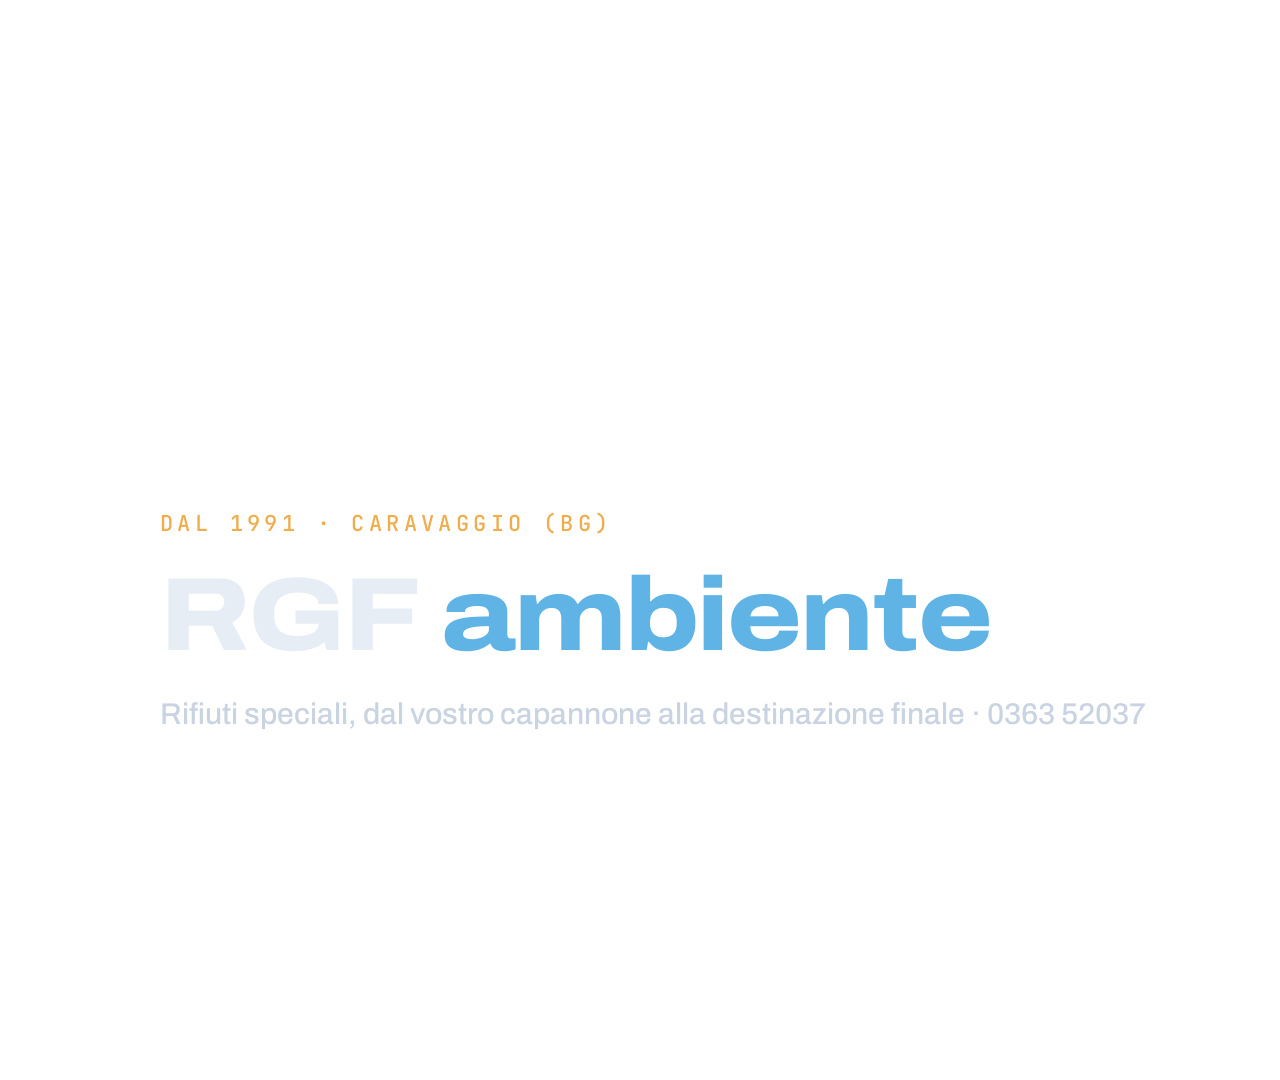
<file: sorgenti/spot/cartello.html>
<!doctype html><meta charset="utf-8"><style>
@font-face{font-family:A;src:url(../../assets/fonts/archivo-latin-wdth-normal.woff2);font-weight:100 900;font-stretch:62% 125%}
@font-face{font-family:M;src:url(../../assets/fonts/jetbrains-mono-latin-wght-normal.woff2);font-weight:100 800}
html,body{margin:0;width:1920px;height:1080px;background:transparent}
.c{position:absolute;left:160px;bottom:170px;color:#e7edf5;font-family:A}
.o{font:500 22px M;letter-spacing:.2em;text-transform:uppercase;color:#f0ad4e;margin-bottom:26px}
h1{margin:0;font-weight:800;font-stretch:116%;font-size:104px;line-height:1;letter-spacing:-.02em}
h1 em{font-style:normal;color:#5fb4e5}
p{margin:30px 0 0;font:500 30px A;color:#c9d3e2}
</style><div class="c"><div class="o">Dal 1991 · Caravaggio (BG)</div><h1>RGF <em>ambiente</em></h1><p>Rifiuti speciali, dal vostro capannone alla destinazione finale · 0363 52037</p></div>
</file>
<file: css/style.css>
/* Caratteri in casa (da @fontsource-variable 5.x): prima arrivavano da
   Google Fonts, una richiesta a terzi prima che la pagina fosse leggibile. */
@font-face {
  font-family: "Archivo";
  src: url("../assets/fonts/archivo-latin-wdth-normal.woff2") format("woff2-variations");
  font-weight: 100 900;
  font-stretch: 62% 125%;
  font-display: swap;
  unicode-range: U+0000-00FF, U+0131, U+0152-0153, U+02BB-02BC, U+02C6, U+02DA, U+02DC, U+0304, U+0308, U+0329, U+2000-206F, U+20AC, U+2122, U+2191, U+2193, U+2212, U+2215, U+FEFF, U+FFFD;
}
@font-face {
  font-family: "Archivo";
  src: url("../assets/fonts/archivo-latin-ext-wdth-normal.woff2") format("woff2-variations");
  font-weight: 100 900;
  font-stretch: 62% 125%;
  font-display: swap;
  unicode-range: U+0100-02BA, U+02BD-02C5, U+02C7-02CC, U+02CE-02D7, U+02DD-02FF, U+1D00-1DBF, U+1E00-1E9F, U+1EF2-1EFF, U+2020, U+20A0-20AB, U+20AD-20C0, U+2113, U+2C60-2C7F, U+A720-A7FF;
}
@font-face {
  font-family: "Manrope";
  src: url("../assets/fonts/manrope-latin-wght-normal.woff2") format("woff2-variations");
  font-weight: 200 800;
  font-display: swap;
  unicode-range: U+0000-00FF, U+0131, U+0152-0153, U+02BB-02BC, U+02C6, U+02DA, U+02DC, U+0304, U+0308, U+0329, U+2000-206F, U+20AC, U+2122, U+2191, U+2193, U+2212, U+2215, U+FEFF, U+FFFD;
}
@font-face {
  font-family: "Manrope";
  src: url("../assets/fonts/manrope-latin-ext-wght-normal.woff2") format("woff2-variations");
  font-weight: 200 800;
  font-display: swap;
  unicode-range: U+0100-02BA, U+02BD-02C5, U+02C7-02CC, U+02CE-02D7, U+02DD-02FF, U+1D00-1DBF, U+1E00-1E9F, U+1EF2-1EFF, U+2020, U+20A0-20AB, U+20AD-20C0, U+2113, U+2C60-2C7F, U+A720-A7FF;
}
@font-face {
  font-family: "JetBrains Mono";
  src: url("../assets/fonts/jetbrains-mono-latin-wght-normal.woff2") format("woff2-variations");
  font-weight: 100 800;
  font-display: swap;
  unicode-range: U+0000-00FF, U+0131, U+0152-0153, U+02BB-02BC, U+02C6, U+02DA, U+02DC, U+0304, U+0308, U+0329, U+2000-206F, U+20AC, U+2122, U+2191, U+2193, U+2212, U+2215, U+FEFF, U+FFFD;
}

/* ============================================================
   RGF Servizi Ambientali — design system
   ============================================================ */

:root {
  /* ---- Colori del marchio ----
     Rilevati dai siti del gruppo, non scelti a gusto:
       rgfambiente.it       #2d8fcc azzurro (dominante), #fdd438 giallo
       facchettifabio.it    #121e42 blu notte, #f0ad4e ambra, #337ab7 link
     Il verde acido che c'era prima non appartiene a nessuna delle due
     aziende: era un accento inventato. Il fondo scuro resta, ma vira sul
     blu notte di Facchetti invece che sull'acciaio neutro. */
  --bg: #070c17;
  --bg-2: #0b1222;
  --bg-3: #121b30;
  --ink: #e7edf5;
  --ink-dim: #97a6bd;
  --ink-faint: #77869c; /* contrasto ≥ 4.5:1 sui fondi scuri (WCAG AA) */
  /* Azzurro RGF. In terne separate perché è cablato in una trentina di punti
     con alpha diverse: legarlo a un token evita che la prossima variazione di
     marca vada di nuovo inseguita a mano. */
  --acc: #2d8fcc;
  --acc-rgb: 45, 143, 204;
  --acc-2: #5fb4e5;
  --acc-soft: rgba(var(--acc-rgb), 0.12);
  /* Testo sui fondi in tinta piena: il navy tiene 5.5:1 sull'azzurro,
     il bianco si fermerebbe a 3.4:1. */
  --on-acc: #04121f;
  /* Secondo accento: l'ambra di Facchetti, che è anche la luce al sodio della
     scena 3D. Con un solo accento tutto grida allo stesso volume: l'azzurro
     fa il marchio, l'ambra prende il dato industriale — occhielli, numeri,
     separatori. */
  --ember: #f0ad4e;
  --ember-2: #f5c98a;
  --ember-soft: rgba(240, 173, 78, 0.12);
  --danger: #ff8a5c;
  /* Arancio delle targhe ADR, il segnale del trasporto regolamentato.
     Riservato ai marchi di autorizzazione sulle schede servizio: un solo
     impiego in tutta la pagina, così quando compare significa qualcosa. */
  --adr: #e8791f;
  --adr-soft: rgba(232, 121, 31, 0.10);
  /* Superfici: un gradiente con il filo di luce sul bordo alto legge come
     lamiera illuminata dall'alto; una campitura piatta al 4% resta carta. */
  --glass: linear-gradient(180deg, rgba(255, 255, 255, 0.058), rgba(255, 255, 255, 0.016));
  --glass-brd: rgba(255, 255, 255, 0.10);
  --edge-hi: inset 0 1px 0 rgba(255, 255, 255, 0.09);
  --shadow-1: 0 1px 2px rgba(0, 0, 0, 0.35), 0 12px 32px -16px rgba(0, 0, 0, 0.8);
  /* bordo dei controlli interattivi: ≥3:1 come richiede WCAG 1.4.11 */
  --ctrl-brd: rgba(255, 255, 255, 0.45);
  --radius: 20px;
  --font-display: "Archivo", system-ui, sans-serif;
  --font-body: "Manrope", system-ui, sans-serif;
  --font-mono: "JetBrains Mono", ui-monospace, monospace;
  /* Archivo è variabile sull'asse wdth: i titoli vivono sul largo, dove
     prende la proporzione della targa. Il corpo resta normale. */
  --wdth-display: 116%;
  --nav-h: 76px;
  --ease-out: cubic-bezier(0.22, 1, 0.36, 1);
}

* { margin: 0; padding: 0; box-sizing: border-box; }

/* Asse largo di Archivo su tutto ciò che è impostato in display. Elencare i
   selettori è l'unico modo: il CSS non sa selezionare "gli elementi che usano
   questa variabile". I titoli maggiori vanno un filo più larghi dei minori,
   così la larghezza diventa parte della scala tipografica e non un effetto. */
.hero__title, .section__title, .ctaband h2 {
  font-stretch: 120%;
}
.nav__name, .btn, .card__title, .stat__num, .marquee__item,
.aziende__head, .azienda h3, .infocard h3, .tstep__body h3,
.footer h4, .doc__body strong {
  font-stretch: var(--wdth-display);
}

html { scroll-behavior: smooth; }
html.lenis, html.lenis body { height: auto; }
.lenis.lenis-smooth { scroll-behavior: auto !important; }

body {
  background: var(--bg);
  color: var(--ink);
  font-family: var(--font-body);
  font-size: 16px;
  line-height: 1.65;
  -webkit-font-smoothing: antialiased;
  overflow-x: hidden;
}

::selection { background: var(--acc); color: var(--on-acc); }
body.no-scroll { overflow: hidden; }

img, svg { display: block; max-width: 100%; }
a { color: inherit; text-decoration: none; }
button { font: inherit; color: inherit; background: none; border: 0; cursor: pointer; }

.container { width: min(1180px, 92vw); margin-inline: auto; }

/* ---------- tipografia ----------
   I titoli display vanno bilanciati: senza balance l'ultima riga resta
   spesso una parola orfana, che su un h1 da 108px si vede da lontano. */
.hero__title, .section__title, .ctaband h2, .aziende__head {
  text-wrap: balance;
}
.hero__sub, .section__desc, .card__text, .gruppo__text p,
.azienda p, .tstep__body p, .ctaband p {
  text-wrap: pretty;
}
/* cifre a larghezza fissa dove i numeri si leggono in colonna o cambiano
   a runtime: senza, il contatore dei risultati CER balla a ogni tasto */
.cer-row__code, .cer__count, .tstep__marker { font-variant-numeric: tabular-nums; }

/* accessibilità */
:focus-visible {
  outline: 2px solid var(--acc);
  outline-offset: 3px;
  border-radius: 4px;
  /* alone esterno: sui fondi chiari delle superfici il solo outline verde
     perde stacco */
  box-shadow: 0 0 0 6px rgba(var(--acc-rgb), 0.18);
}
section[id] { scroll-margin-top: 90px; }
.skip-link {
  position: fixed; top: -60px; left: 16px; z-index: 300;
  background: var(--acc); color: var(--on-acc);
  font-weight: 600; font-size: 14px;
  padding: 12px 20px; border-radius: 0 0 12px 12px;
  transition: top 0.25s;
}
.skip-link:focus { top: 0; }

/* ---------- background texture ---------- */
body::before {
  content: "";
  position: fixed; inset: 0;
  background:
    radial-gradient(ellipse 80% 50% at 20% -10%, rgba(95, 180, 229, 0.08), transparent 60%),
    radial-gradient(ellipse 60% 40% at 90% 30%, rgba(var(--acc-rgb), 0.05), transparent 60%);
  pointer-events: none;
  z-index: 0;
}
main, footer, header { position: relative; z-index: 1; }

/* ============ PRELOADER ============ */
.preloader {
  position: fixed; inset: 0; z-index: 200;
  background: var(--bg);
  display: grid; place-items: center;
  transition: opacity 0.7s var(--ease-out), visibility 0.7s;
}
.preloader.is-done { opacity: 0; visibility: hidden; }
.preloader__inner { display: grid; justify-items: center; gap: 28px; }
.preloader__logo { width: 72px; color: var(--acc); }
.preloader__ring {
  stroke-dasharray: 176; stroke-dashoffset: 176;
  animation: ringDraw 1.4s var(--ease-out) forwards;
}
.preloader__leaf {
  opacity: 0; transform-origin: center;
  animation: leafPop 0.8s 0.6s var(--ease-out) forwards;
}
@keyframes ringDraw { to { stroke-dashoffset: 0; } }
@keyframes leafPop {
  from { opacity: 0; transform: scale(0.4) rotate(-30deg); }
  to { opacity: 1; transform: scale(1) rotate(0); }
}
.preloader__bar {
  width: 180px; height: 2px; border-radius: 2px;
  background: rgba(255, 255, 255, 0.08); overflow: hidden;
}
.preloader__bar span {
  display: block; height: 100%; width: 0%;
  background: linear-gradient(90deg, var(--acc-2), var(--acc));
  transition: width 0.3s ease;
}

/* ============ SCROLL PROGRESS ============ */
.scroll-progress {
  position: fixed; top: 0; left: 0; height: 2px; width: 0%;
  background: linear-gradient(90deg, var(--acc-2), var(--acc));
  z-index: 150;
}

/* ============ CURSOR ============ */
.cursor, .cursor-dot { display: none; }
@media (hover: hover) and (pointer: fine) {
  .cursor {
    display: block; position: fixed; z-index: 190;
    width: 36px; height: 36px; border-radius: 50%;
    border: 1.5px solid rgba(var(--acc-rgb), 0.5);
    pointer-events: none;
    transform: translate(-50%, -50%);
    transition: width 0.25s, height 0.25s, border-color 0.25s, background 0.25s;
  }
  .cursor-dot {
    display: block; position: fixed; z-index: 190;
    width: 5px; height: 5px; border-radius: 50%;
    background: var(--acc); pointer-events: none;
    transform: translate(-50%, -50%);
  }
  .cursor.is-hover {
    width: 60px; height: 60px;
    background: rgba(var(--acc-rgb), 0.08);
    border-color: rgba(var(--acc-rgb), 0.9);
  }
}

/* ============ NAV ============ */
.nav {
  position: fixed; top: 0; left: 0; right: 0; z-index: 100;
  transition: transform 0.4s;
}
/* Lo sfondo sfocato sta su uno pseudo-elemento: applicato alla .nav,
   backdrop-filter creerebbe un containing block e il menu mobile a
   tutto schermo (position: fixed) collasserebbe all'altezza dell'header. */
.nav::before {
  content: ""; position: absolute; inset: 0; z-index: -1;
  background: rgba(7, 11, 9, 0.72);
  backdrop-filter: blur(18px);
  -webkit-backdrop-filter: blur(18px);
  box-shadow: 0 1px 0 rgba(255, 255, 255, 0.06);
  opacity: 0; transition: opacity 0.4s;
  pointer-events: none;
}
.nav.is-scrolled::before { opacity: 1; }
/* stesso motivo: il transform si applica solo a menu chiuso (vedi main.js) */
.nav.is-hidden { transform: translateY(-100%); }
.nav__inner {
  width: min(1320px, 94vw); margin-inline: auto;
  height: var(--nav-h);
  display: flex; align-items: center; justify-content: space-between; gap: 24px;
}
.nav__brand { display: flex; align-items: center; gap: 10px; }
.nav__logo { width: 34px; color: var(--acc); }
.nav__name {
  font-family: var(--font-display); font-weight: 700; font-size: 20px;
  letter-spacing: 0.02em;
}
.nav__name em { font-style: normal; color: var(--acc); font-weight: 400; }
.nav__links { display: flex; align-items: center; gap: 30px; }
.nav__link {
  font-size: 14.5px; font-weight: 500; color: var(--ink-dim);
  position: relative; padding: 6px 0;
  transition: color 0.25s;
}
.nav__link::after {
  content: ""; position: absolute; left: 0; bottom: 0;
  width: 100%; height: 1.5px; background: var(--acc);
  transform: scaleX(0); transform-origin: right;
  transition: transform 0.35s var(--ease-out);
}
.nav__link:hover, .nav__link.is-active { color: var(--ink); }
.nav__link:hover::after, .nav__link.is-active::after {
  transform: scaleX(1); transform-origin: left;
}
.nav__cta {
  font-size: 14px; font-weight: 600;
  padding: 12px 22px; border-radius: 999px;
  background: var(--acc); color: var(--on-acc);
  transition: transform 0.25s var(--ease-out), box-shadow 0.25s;
}
.nav__cta:hover { transform: translateY(-2px); box-shadow: 0 8px 24px rgba(var(--acc-rgb), 0.35); }
.nav__burger { display: none; }

/* mobile nav */
@media (max-width: 1100px) {
  .nav__links {
    position: fixed; inset: 0; z-index: -1;
    flex-direction: column; justify-content: center; gap: 20px;
    background: rgba(7, 11, 9, 0.96);
    backdrop-filter: blur(20px);
    opacity: 0; visibility: hidden;
    /* visibility commuta subito in apertura e solo a dissolvenza finita in
       chiusura: così il focus può entrare nel menu immediatamente */
    transition: opacity 0.4s, visibility 0s 0.4s;
  }
  .nav__links.is-open {
    opacity: 1; visibility: visible; z-index: 99;
    transition: opacity 0.4s, visibility 0s 0s;
  }
  .nav__link { font-size: 22px; }
  .nav__burger {
    display: grid; gap: 6px; z-index: 101;
    width: 44px; height: 44px;
    place-content: center; justify-items: center;
  }
  .nav__burger span {
    width: 26px; height: 2px; background: var(--ink);
    transition: transform 0.3s var(--ease-out), opacity 0.3s;
  }
  .nav__burger.is-open span:first-child { transform: translateY(4px) rotate(45deg); }
  .nav__burger.is-open span:last-child { transform: translateY(-4px) rotate(-45deg); }
}

/* ============ BUTTONS ============ */
.btn {
  display: inline-flex; align-items: center; justify-content: center; gap: 8px;
  font-family: var(--font-display); font-weight: 600; font-size: 15px;
  padding: 15px 30px; border-radius: 999px;
  transition: transform 0.3s var(--ease-out), box-shadow 0.3s, background 0.3s, color 0.3s;
  will-change: transform;
}
.btn--primary {
  background: linear-gradient(120deg, var(--acc), var(--acc-2));
  color: var(--on-acc);
  box-shadow: 0 4px 20px rgba(var(--acc-rgb), 0.25);
}
.btn--primary:hover { box-shadow: 0 10px 34px rgba(var(--acc-rgb), 0.45); }
.btn--ghost {
  border: 1px solid var(--ctrl-brd);
  background: var(--glass); color: var(--ink);
  backdrop-filter: blur(8px);
}
/* anche l'hover è un gradiente: da gradiente a colore piatto la transizione
   non interpola e il fondo scatterebbe */
.btn--ghost:hover {
  border-color: rgba(var(--acc-rgb), 0.5);
  background: linear-gradient(180deg, rgba(var(--acc-rgb), 0.16), rgba(var(--acc-rgb), 0.07));
}
.btn--lg { padding: 18px 40px; font-size: 17px; }
.btn--sm { padding: 10px 20px; font-size: 13.5px; }
.btn--full { width: 100%; }

/* ============ HERO ============ */
.hero {
  position: relative; min-height: 100svh;
  display: grid; place-items: center;
  overflow: hidden;
  /* Cielo dell'ora d'oro. Il canvas 3D è trasparente dove non c'è geometria,
     quindi questo gradiente È il cielo dell'hero e deve continuare la luce del
     render, non ignorarla: lo sprite del sole in scena sta a sinistra del
     mezzo, ed è da lì che il sole caldo qui sotto illumina l'orizzonte.
     Struttura verticale: zenit blu-ardesia caldo che scende attraverso il
     mauve del crepuscolo fino alla fascia ambra incandescente a filo
     d'orizzonte, poi giù nel fondo dove subentrano asfalto e contenuti.
     - sole caldo largo a 30%/52% = il disco basso in controluce
     - wash ambra sull'orizzonte = la foschia dorata della scena
     - pozza calda bassa a destra = rimbalzo sotto il camion, lo appoggia. */
  background:
    radial-gradient(ellipse 40% 26% at 30% 52%, rgba(255, 205, 138, 0.40), rgba(255, 168, 96, 0.12) 46%, transparent 72%),
    radial-gradient(ellipse 120% 42% at 42% 60%, rgba(232, 154, 82, 0.20), transparent 72%),
    radial-gradient(ellipse 46% 18% at 66% 80%, rgba(255, 176, 104, 0.16), transparent 72%),
    linear-gradient(180deg, #26313f 0%, #3c3a49 26%, #6e5541 48%, #b47a49 64%, #4a3320 78%, var(--bg) 100%);
}
.hero__film {
  position: absolute; inset: 0; width: 100%; height: 100%;
  display: block; object-fit: cover; object-position: 60% 60%;
}
/* Ingresso del mezzo. La camera 3D fa già una carrellata di avvicinamento in
   scene.js: qui si aggiunge solo la dissolvenza, sfasata di 260ms perché la
   scena parta a fotogramma pieno e non si veda il primo frame nudo.
   La scala parte da 1.04 e non da 0.9: deve sembrare che la nebbia si
   diradi, non che l'oggetto arrivi da lontano — quello lo fa già la camera. */
.js-anim .hero__film {
  opacity: 0;
  transform: scale(1.04);
  animation: posaMezzo 1.5s 0.26s var(--ease-out) forwards;
}
@keyframes posaMezzo {
  to { opacity: 1; transform: scale(1); }
}
@media (prefers-reduced-motion: reduce) {
  .js-anim .hero__film { opacity: 1; transform: none; animation: none; }
}
.hero__vignette {
  position: absolute; inset: 0; pointer-events: none;
  /* vignettatura appena calda, non più nero-blu: incornicia l'immagine come
     una pellicola e spinge lo sguardo sul mezzo e sul sole */
  background:
    radial-gradient(ellipse 95% 75% at 50% 45%, transparent 45%, rgba(9, 6, 4, 0.72) 100%),
    linear-gradient(to bottom, rgba(9, 6, 4, 0.42), transparent 22%, transparent 72%, var(--bg) 100%);
}
/* Velo sulla colonna del testo. Da quando la scena 3D ha strada, lampioni e
   alone caldo, la metà sinistra si è schiarita e il sottotitolo — che è
   --ink-dim e non bianco — ci perdeva contrasto. Sta su questo elemento
   perché è a tutto schermo: attaccato al blocco di testo, che ha dimensioni
   proprie, il gradiente disegnava un rettangolo dai bordi netti. Si spegne
   al 64%, prima del mezzo, che resta il punto più nitido della scena. */
@media (min-width: 1000px) {
  .hero__vignette {
    background:
      linear-gradient(96deg,
        rgba(4, 7, 14, 0.96) 0%,
        rgba(4, 7, 14, 0.87) 26%,
        rgba(4, 7, 14, 0.5) 48%,
        transparent 70%),
      radial-gradient(ellipse 95% 75% at 50% 45%, transparent 45%, rgba(9, 6, 4, 0.72) 100%),
      linear-gradient(to bottom, rgba(9, 6, 4, 0.42), transparent 22%, transparent 72%, var(--bg) 100%);
  }
}
.hero__content {
  position: relative; z-index: 2;
  text-align: center;
  padding: calc(var(--nav-h) + 40px) 5vw 100px;
  max-width: 1000px;
}
/* scrim: garantisce la leggibilità del titolo sopra la scena 3D */
.hero__content::before {
  content: ""; position: absolute; z-index: -1;
  left: 50%; top: 46%; transform: translate(-50%, -50%);
  width: 150%; height: 130%;
  background: radial-gradient(ellipse 50% 50% at 50% 50%,
    rgba(5, 8, 10, 0.6) 0%, rgba(5, 8, 10, 0.3) 48%, transparent 72%);
  pointer-events: none;
}
.hero__eyebrow {
  display: inline-flex; align-items: center; gap: 10px;
  font-family: var(--font-mono); font-size: 12.5px; letter-spacing: 0.12em;
  text-transform: uppercase; color: var(--ink-dim);
  border: 1px solid var(--glass-brd); border-radius: 999px;
  padding: 9px 18px; margin-bottom: 34px;
  background: rgba(7, 11, 9, 0.4); backdrop-filter: blur(6px);
}
.hero__eyebrow .dot {
  width: 7px; height: 7px; border-radius: 50%;
  background: var(--acc);
  box-shadow: 0 0 12px var(--acc);
  animation: pulse 2.2s infinite;
}
@keyframes pulse {
  0%, 100% { transform: scale(1); opacity: 1; }
  50% { transform: scale(0.6); opacity: 0.6; }
}
.hero__title {
  font-family: var(--font-display);
  font-size: clamp(44px, 8.4vw, 108px);
  font-weight: 800; line-height: 1.02;
  letter-spacing: -0.03em;
  margin-bottom: 28px;
}
.hero__title em {
  font-style: normal;
  background: linear-gradient(100deg, var(--acc) 10%, var(--acc-2) 90%);
  -webkit-background-clip: text; background-clip: text;
  -webkit-text-fill-color: transparent;
}
.hero__line { display: block; overflow: hidden; }
.hero__line > span { display: inline-block; }
.hero__sub {
  font-size: clamp(16px, 1.6vw, 19px);
  /* --ink e non --ink-dim: sopra la scena 3D il grigio attenuato misurava
     1.06:1 contro il fondo, molto sotto il 4.5:1 di WCAG AA. Il testo
     attenuato funziona sulle sezioni a fondo pieno, non sopra a un render. */
  color: var(--ink); max-width: 640px; margin: 0 auto 40px;
}
.hero__actions { display: flex; gap: 16px; justify-content: center; flex-wrap: wrap; }

/* Da 1000px in su testo a sinistra e mezzo a destra (la camera 3D riceve un
   view offset corrispondente in scene.js). Centrati entrambi, il sottotitolo
   attraversava la cisterna e i due bottoni finivano appoggiati sulla cabina. */
@media (min-width: 1000px) {
  .hero { place-items: center start; }
  .hero__content {
    text-align: left;
    max-width: 700px;
    margin-left: max(4vw, calc((100vw - 1180px) / 2));
    padding-inline: 0;
  }
  /* Scala ritarata su Archivo: all'asse largo il carattere occupa circa il
     18% in più di Sora a parità di corpo, e a 76px "è una cosa seria."
     tornava a spezzarsi dopo "è una". */
  .hero__title { font-size: clamp(40px, 4.4vw, 64px); }
  /* piu' stretto del titolo: a piena larghezza la seconda riga arrivava
     sopra al rimorchio */
  .hero__sub { margin-inline: 0; max-width: 460px; }
  .hero__actions { justify-content: flex-start; }
  /* lo scrim segue il blocco di testo invece di stare al centro schermo */
  .hero__content::before { width: 130%; left: 42%; }
}

.js-anim .reveal-hero { opacity: 0; transform: translateY(24px); }
.js-anim .hero__line > span { transform: translateY(110%); }

.hero__scrollcue {
  position: absolute; bottom: 30px; left: 50%; transform: translateX(-50%);
  z-index: 2; display: grid; justify-items: center; gap: 8px;
  color: var(--ink-faint);
}
.hero__mouse {
  width: 24px; height: 38px; border-radius: 14px;
  border: 1.5px solid var(--ink-faint);
  display: flex; justify-content: center; padding-top: 7px;
}
.hero__mouse span {
  width: 3px; height: 7px; border-radius: 3px; background: var(--acc);
  animation: wheel 1.8s infinite;
}
@keyframes wheel {
  0% { transform: translateY(0); opacity: 1; }
  70% { transform: translateY(12px); opacity: 0; }
  100% { transform: translateY(0); opacity: 0; }
}
.hero__scrolltext {
  font-family: var(--font-mono); font-size: 10px;
  letter-spacing: 0.3em; text-transform: uppercase;
}

/* ============ MARQUEE ============ */
.trust { border-block: 1px solid var(--glass-brd); background: var(--bg-2); }
.marquee { overflow: hidden; padding: 22px 0; position: relative; }
.marquee::before, .marquee::after {
  content: ""; position: absolute; top: 0; bottom: 0; width: 120px; z-index: 2;
  pointer-events: none;
}
.marquee::before { left: 0; background: linear-gradient(90deg, var(--bg-2), transparent); }
.marquee::after { right: 0; background: linear-gradient(-90deg, var(--bg-2), transparent); }
.marquee__track {
  display: flex; gap: 44px; width: max-content;
  animation: marquee 30s linear infinite;
}
.marquee:hover .marquee__track { animation-play-state: paused; }
@keyframes marquee { to { transform: translateX(-50%); } }
.marquee__item {
  font-family: var(--font-display); font-weight: 600;
  font-size: 15px; letter-spacing: 0.04em;
  color: var(--ink-dim); white-space: nowrap;
}
.marquee__sep { color: var(--ember); }

/* ============ SECTIONS ============ */
.section { padding: 120px 0; position: relative; }
.section__head { max-width: 760px; margin-bottom: 64px; }
.section__eyebrow {
  font-family: var(--font-mono); font-size: 13px;
  letter-spacing: 0.18em; text-transform: uppercase;
  color: var(--ember); margin-bottom: 16px;
}
.section__title {
  font-family: var(--font-display);
  font-size: clamp(30px, 4.6vw, 52px);
  font-weight: 700; line-height: 1.12; letter-spacing: -0.02em;
}
.section__desc { margin-top: 18px; color: var(--ink-dim); font-size: 17px; }
.grad {
  background: linear-gradient(100deg, var(--acc), var(--acc-2));
  -webkit-background-clip: text; background-clip: text;
  -webkit-text-fill-color: transparent;
}
.lead { font-size: 19px; color: var(--ink); margin-bottom: 18px; }

/* reveal base — attivo solo con JS (vedi classe js-anim su <html>) */
.js-anim .reveal { opacity: 0; transform: translateY(36px); }

/* ============ GLASS ============ */
.glass {
  background: var(--glass);
  border: 1px solid var(--glass-brd);
  border-radius: var(--radius);
  box-shadow: var(--edge-hi), var(--shadow-1);
  backdrop-filter: blur(10px);
  -webkit-backdrop-filter: blur(10px);
}

/* ============ IL GRUPPO ============ */
.gruppo { background: linear-gradient(to bottom, var(--bg), var(--bg-2)); }
.gruppo__grid {
  display: grid; grid-template-columns: 1.1fr 1fr; gap: 60px; align-items: start;
}
.gruppo__text p { color: var(--ink-dim); margin-bottom: 16px; }
.gruppo__text .lead { color: var(--ink); }
.gruppo__points { list-style: none; margin-top: 28px; display: grid; gap: 14px; }
.gruppo__points li {
  padding-left: 30px; position: relative; color: var(--ink-dim);
}
.gruppo__points li::before {
  content: "✓"; position: absolute; left: 0; top: 0;
  width: 20px; height: 20px; border-radius: 6px;
  background: var(--acc-soft); color: var(--acc);
  font-size: 12px; font-weight: 700;
  display: grid; place-items: center;
}
.gruppo__points strong { color: var(--ink); }
.gruppo__stats {
  display: grid; grid-template-columns: 1fr 1fr; gap: 18px;
}
.stat {
  padding: 30px 26px;
  transition: transform 0.35s var(--ease-out), border-color 0.35s;
}
.stat:hover {
  border-color: rgba(240, 173, 78, 0.35);
  transform: translateY(-3px);
}
.stat__num {
  display: block;
  font-family: var(--font-display); font-weight: 800;
  /* nowrap e tetto a 46px: a 52px "7.000 m²" mandava l'unità a capo da sola,
     e la cifra sembrava un dato diverso da quello che è */
  font-size: clamp(34px, 3.4vw, 46px); line-height: 1;
  white-space: nowrap;
  font-variant-numeric: tabular-nums;
  letter-spacing: -0.02em;
  background: linear-gradient(120deg, var(--ink), var(--ember));
  -webkit-background-clip: text; background-clip: text;
  -webkit-text-fill-color: transparent;
  margin-bottom: 12px;
}
.stat__label { font-size: 13.5px; color: var(--ink-dim); line-height: 1.5; }

/* ---------- le 4 società ---------- */
.aziende__head {
  font-family: var(--font-display); font-size: 22px; font-weight: 600;
  margin-top: 80px; text-align: center;
}
.aziende {
  display: grid; grid-template-columns: repeat(4, 1fr); gap: 18px;
  margin-top: 32px;
}
.azienda {
  padding: 28px 24px;
  transition: transform 0.4s var(--ease-out), border-color 0.4s;
}
.azienda:hover {
  border-color: rgba(var(--acc-rgb), 0.35);
  transform: translateY(-4px);
}
.azienda__tag {
  display: inline-block;
  font-family: var(--font-mono); font-size: 10.5px;
  letter-spacing: 0.12em; text-transform: uppercase;
  color: var(--acc); background: var(--acc-soft);
  padding: 5px 12px; border-radius: 999px;
  margin-bottom: 16px;
}
.azienda h3 {
  font-family: var(--font-display); font-size: 18px; font-weight: 700;
  margin-bottom: 10px;
}
.azienda p { font-size: 13.5px; color: var(--ink-dim); }
.azienda__link {
  display: inline-block; margin-top: 14px;
  font-size: 13px; font-weight: 600; color: var(--acc);
}
.azienda__link:hover { text-decoration: underline; text-underline-offset: 3px; }
@media (max-width: 1024px) { .aziende { grid-template-columns: 1fr 1fr; } }
@media (max-width: 620px) { .aziende { grid-template-columns: 1fr; } }

/* ============ SERVIZI ============ */
.servizi { background: var(--bg-2); }
.servizi__grid {
  display: grid; grid-template-columns: repeat(3, 1fr); gap: 22px;
}
.card {
  position: relative; padding: 36px 30px 30px;
  transition: transform 0.4s var(--ease-out), border-color 0.4s, background 0.4s;
  /* niente overflow: hidden qui — forzerebbe transform-style a flat
     annullando il translateZ dell'icona al passaggio del mouse */
  transform-style: preserve-3d;
}
.card::before {
  content: ""; position: absolute; inset: 0;
  border-radius: inherit; overflow: hidden;
  background: radial-gradient(420px circle at var(--mx, 50%) var(--my, 50%),
    rgba(var(--acc-rgb), 0.1), transparent 45%);
  opacity: 0; transition: opacity 0.4s;
  pointer-events: none;
}
.card:hover::before { opacity: 1; }
.card:hover {
  border-color: rgba(var(--acc-rgb), 0.3);
  transform: translateY(-4px);
}
.card__icon {
  width: 56px; height: 56px; border-radius: 16px;
  background: var(--acc-soft); color: var(--acc);
  display: grid; place-items: center;
  margin-bottom: 24px;
  transition: transform 0.4s var(--ease-out);
}
.card__icon svg { width: 28px; height: 28px; }
.card:hover .card__icon { transform: translateZ(30px) scale(1.08); }
.card__title {
  font-family: var(--font-display); font-size: 21px; font-weight: 600;
  margin-bottom: 12px;
}
.card__text { font-size: 14.5px; color: var(--ink-dim); }
/* Marchio di autorizzazione.
   Sostituisce i numeri 01…09 che stavano qui: i servizi non sono una
   sequenza, quindi numerarli non diceva niente: era ornamento travestito da
   struttura. Al loro posto c'è il titolo sotto cui il servizio opera — AIA
   per l'impianto, la categoria dell'Albo per trasporto, bonifiche e
   intermediazione, la società del gruppo per laboratorio e distruzione.
   Il marchio compare solo dove l'autorizzazione esiste davvero: sul noleggio
   cassoni e sull'igienizzazione non c'è, e anche quell'assenza è informazione.
   Forma e arancio vengono dalla targa ADR del trasporto regolamentato, che è
   il codice visivo proprio di questo mestiere. */
.card__auth {
  position: absolute; top: 22px; right: 22px;
  font-family: var(--font-mono); font-size: 10.5px; font-weight: 500;
  letter-spacing: 0.11em; white-space: nowrap;
  padding: 5px 9px 4px;
  color: var(--adr);
  background: var(--adr-soft);
  /* proporzione e spigolo vivo della targa arancione, non una pillola */
  border: 1px solid rgba(232, 121, 31, 0.42);
  border-radius: 3px;
}
@media (max-width: 560px) {
  .card__auth { top: 18px; right: 18px; font-size: 9.5px; letter-spacing: 0.08em; }
}

/* ============ PROCESSO / TIMELINE ============ */
.processo { background: linear-gradient(to bottom, var(--bg-2), var(--bg)); }
.timeline { position: relative; max-width: 820px; margin-inline: auto; padding-left: 30px; }
.timeline__rail {
  position: absolute; left: 30px; top: 10px; bottom: 10px; width: 2px;
  background: rgba(255, 255, 255, 0.08); border-radius: 2px;
}
.timeline__rail span {
  display: block; width: 100%; height: 0%;
  background: linear-gradient(to bottom, var(--acc-2), var(--acc));
  border-radius: 2px;
  box-shadow: 0 0 14px rgba(var(--acc-rgb), 0.5);
}
.tstep {
  position: relative; display: flex; gap: 30px;
  padding: 0 0 44px 0;
}
.tstep__marker {
  flex: 0 0 auto;
  width: 44px; height: 44px; border-radius: 50%;
  background: var(--bg-3); border: 1px solid var(--glass-brd);
  display: grid; place-items: center;
  font-family: var(--font-display); font-weight: 700; color: var(--acc);
  position: relative; z-index: 1;
  margin-left: -22px;
  transition: box-shadow 0.4s, border-color 0.4s;
}
.tstep.is-lit .tstep__marker {
  border-color: var(--acc);
  box-shadow: 0 0 24px rgba(var(--acc-rgb), 0.4);
}
.tstep__body { padding: 26px 30px; flex: 1; }
.tstep__body h3 {
  font-family: var(--font-display); font-size: 19px; font-weight: 600;
  margin-bottom: 8px;
}
.tstep__body p { font-size: 14.5px; color: var(--ink-dim); }

/* ============ SOSTENIBILITÀ ============ */
.sostenibilita { overflow: hidden; background: var(--bg); }
.sostenibilita__bg { position: absolute; inset: 0; pointer-events: none; }
.sun {
  position: absolute; right: -140px; top: 50%;
  width: 480px; height: 480px; border-radius: 50%;
  background: radial-gradient(circle, rgba(255, 154, 77, 0.15), rgba(255, 138, 60, 0.05) 45%, transparent 70%);
  filter: blur(2px);
}
.sostenibilita__grid {
  display: grid; grid-template-columns: 1.15fr 1fr; gap: 70px; align-items: center;
  position: relative;
}
.sostenibilita__badges { display: flex; flex-wrap: wrap; gap: 12px; margin-top: 30px; }
.badge {
  font-size: 13.5px; font-weight: 500;
  padding: 10px 18px; border-radius: 999px;
  background: var(--glass); border: 1px solid var(--glass-brd);
}
.energy-card { padding: 40px; text-align: center; }
.energy-card__panel {
  display: grid; grid-template-columns: repeat(4, 1fr); gap: 7px;
  width: 210px; margin: 0 auto 26px;
  transform: perspective(600px) rotateX(35deg);
}
.energy-card__panel span {
  height: 32px; border-radius: 5px;
  background: linear-gradient(135deg, #123326, #0d5c3f);
  border: 1px solid rgba(var(--acc-rgb), 0.3);
  animation: cell 3.2s infinite;
}
.energy-card__panel span:nth-child(3n) { animation-delay: 0.5s; }
.energy-card__panel span:nth-child(3n + 1) { animation-delay: 1.1s; }
@keyframes cell {
  0%, 100% { box-shadow: inset 0 0 0 rgba(var(--acc-rgb), 0); }
  50% { box-shadow: inset 0 0 18px rgba(var(--acc-rgb), 0.55); }
}
.energy-card__flow { position: relative; color: var(--acc); margin-bottom: 18px; }
.energy-card__flow svg { width: 200px; margin: 0 auto; overflow: visible; }
.energy-card__flow path { animation: dashmove 1.2s linear infinite; }
@keyframes dashmove { to { stroke-dashoffset: -10; } }
.energy-card__bolt {
  position: absolute; top: 50%; left: 50%;
  transform: translate(-50%, -50%);
  font-size: 20px;
  filter: drop-shadow(0 0 8px rgba(var(--acc-rgb), 0.8));
}
.energy-card__label { font-size: 14px; color: var(--ink-dim); }
.energy-card__label strong { color: var(--acc); }

/* ============ CER TOOL ============ */
.cer { background: var(--bg-2); }
.cer__tool { padding: 34px; }
.cer__searchbar {
  display: flex; align-items: center; gap: 14px;
  background: rgba(0, 0, 0, 0.35);
  border: 1px solid var(--glass-brd); border-radius: 14px;
  padding: 4px 18px;
  transition: border-color 0.3s, box-shadow 0.3s;
}
.cer__searchbar:focus-within {
  border-color: rgba(var(--acc-rgb), 0.55);
  box-shadow: 0 0 0 4px rgba(var(--acc-rgb), 0.1);
}
.cer__searchbar svg { width: 20px; height: 20px; color: var(--ink-faint); flex: 0 0 auto; }
.cer__searchbar input {
  flex: 1; background: none; border: 0; outline: 0;
  color: var(--ink); font: 500 16px var(--font-body);
  padding: 15px 0;
}
.cer__searchbar input::placeholder { color: var(--ink-faint); }
.cer__searchbar input::-webkit-search-cancel-button { display: none; }
.cer__clear {
  font-size: 22px; color: var(--ink-faint); line-height: 1;
  width: 44px; height: 44px; border-radius: 10px; flex: 0 0 auto;
  /* visibility rimuove il pulsante anche dall'ordine di tabulazione:
     con la sola opacity resterebbe raggiungibile ma invisibile */
  opacity: 0; visibility: hidden;
  transition: opacity 0.25s, color 0.25s, visibility 0s 0.25s;
}
.cer__clear.is-visible {
  opacity: 1; visibility: visible;
  transition: opacity 0.25s, color 0.25s, visibility 0s 0s;
}
.cer__clear:hover { color: var(--ink); }
.cer__bar {
  display: flex; align-items: center; justify-content: space-between;
  gap: 16px; flex-wrap: wrap; margin: 18px 0 8px;
}
.cer__filters { display: flex; gap: 10px; flex-wrap: wrap; }
.cer__count {
  font-family: var(--font-mono); font-size: 12.5px; color: var(--ink-faint);
  white-space: nowrap;
}
.chip {
  font-size: 13px; font-weight: 600;
  min-height: 44px; padding: 8px 20px; border-radius: 999px;
  border: 1px solid var(--ctrl-brd); color: var(--ink-dim);
  transition: all 0.25s;
}
.chip:hover { border-color: rgba(var(--acc-rgb), 0.4); color: var(--ink); }
.chip.is-active {
  background: var(--acc); border-color: var(--acc); color: var(--on-acc);
}
.cer__results { margin-top: 18px; display: grid; gap: 8px; max-height: 420px; overflow-y: auto; padding-right: 6px; }
.cer__results::-webkit-scrollbar { width: 8px; }
.cer__results::-webkit-scrollbar-thumb { background: rgba(255, 255, 255, 0.12); border-radius: 8px; }
.cer-row {
  display: flex; align-items: baseline; gap: 18px;
  padding: 14px 18px; border-radius: 12px;
  background: rgba(255, 255, 255, 0.025);
  border: 1px solid transparent;
  transition: background 0.25s, border-color 0.25s, transform 0.25s;
  animation: rowIn 0.35s var(--ease-out) both;
}
@keyframes rowIn {
  from { opacity: 0; transform: translateY(8px); }
  to { opacity: 1; transform: none; }
}
.cer-row:hover {
  background: rgba(var(--acc-rgb), 0.06);
  border-color: rgba(var(--acc-rgb), 0.2);
  transform: translateX(4px);
}
.cer-row__code {
  font-family: var(--font-mono); font-size: 14.5px; font-weight: 500;
  color: var(--acc); white-space: nowrap;
}
.cer-row__code.is-p { color: var(--danger); }
.cer-row__desc { font-size: 14px; color: var(--ink-dim); flex: 1; }
.cer-row__tag {
  font-size: 10.5px; font-weight: 700; letter-spacing: 0.06em;
  padding: 3px 10px; border-radius: 999px; white-space: nowrap;
  background: rgba(255, 138, 92, 0.12); color: var(--danger);
}
.cer-row--chapter {
  background: rgba(var(--acc-rgb), 0.05);
  border-color: rgba(var(--acc-rgb), 0.15);
}
.cer-row--chapter .cer-row__desc { color: var(--ink); font-weight: 500; }
.cer__empty {
  text-align: center; padding: 40px 20px; color: var(--ink-faint);
}
.cer__note { margin-top: 20px; font-size: 13px; color: var(--ink-faint); }
.cer__note a { color: var(--acc); text-decoration: underline; text-underline-offset: 3px; }

/* ============ DOCUMENTI ============ */
.documenti { background: var(--bg); }
.docs { display: grid; grid-template-columns: 1fr 1fr; gap: 14px; }
.doc {
  display: flex; align-items: center; gap: 18px;
  padding: 20px 24px;
  transition: transform 0.3s var(--ease-out), border-color 0.3s, background 0.3s;
}
a.doc:hover {
  border-color: rgba(var(--acc-rgb), 0.35);
  background: rgba(var(--acc-rgb), 0.05);
  transform: translateY(-2px);
}
.doc__ico { font-size: 24px; flex: 0 0 auto; }
.doc__body { flex: 1; display: grid; gap: 3px; }
.doc__body strong { font-family: var(--font-display); font-size: 15.5px; font-weight: 600; }
.doc__body > span { font-size: 13px; color: var(--ink-faint); }
.doc__ext {
  font-family: var(--font-mono); font-size: 12px; color: var(--acc);
  white-space: nowrap;
}
.doc--multi { grid-column: 1 / -1; }
.doc__cats { display: flex; flex-wrap: wrap; gap: 8px; margin-top: 6px; }
.doc__cats a {
  font-family: var(--font-mono); font-size: 12px; font-weight: 500;
  color: var(--acc); border: 1px solid rgba(var(--acc-rgb), 0.3);
  padding: 5px 12px; border-radius: 999px;
  transition: background 0.25s, color 0.25s;
}
.doc__cats a:hover { background: var(--acc); color: var(--on-acc); }
@media (max-width: 720px) { .docs { grid-template-columns: 1fr; } }

/* ============ CTA BAND ============ */
.ctaband {
  padding: 110px 0;
  background:
    radial-gradient(ellipse 60% 100% at 50% 120%, rgba(var(--acc-rgb), 0.16), transparent 65%),
    var(--bg);
  border-block: 1px solid var(--glass-brd);
  text-align: center;
}
.ctaband h2 {
  font-family: var(--font-display);
  font-size: clamp(26px, 4vw, 44px); font-weight: 700;
  letter-spacing: -0.02em; max-width: 800px; margin: 0 auto 16px;
}
.ctaband p { color: var(--ink-dim); margin-bottom: 36px; font-size: 17px; }

/* ============ CONTATTI ============ */
.contatti { background: var(--bg-2); }
.contatti__grid { display: grid; grid-template-columns: 1fr 1.25fr; gap: 30px; align-items: start; }
.contatti__info { display: grid; gap: 22px; }
.infocard { padding: 32px; }
.infocard h3 {
  font-family: var(--font-display); font-size: 19px; font-weight: 600;
  margin-bottom: 20px;
}
.infocard--work p { font-size: 14.5px; color: var(--ink-dim); }
.infocard--work a { color: var(--acc); }
.infolist { list-style: none; display: grid; gap: 16px; margin-bottom: 26px; }
.infolist li { display: flex; gap: 14px; font-size: 15px; color: var(--ink-dim); }
.infolist a { color: var(--ink); transition: color 0.25s; }
.infolist a:hover { color: var(--acc); }
.infolist__ico { flex: 0 0 auto; }

/* form */
.form { padding: 38px; display: grid; gap: 20px; }
.form__row { display: grid; grid-template-columns: 1fr 1fr; gap: 20px; }
.field { position: relative; }
.field input, .field textarea, .field select {
  width: 100%;
  background: rgba(0, 0, 0, 0.3);
  border: 1px solid var(--ctrl-brd); border-radius: 12px;
  color: var(--ink); font: 400 15px var(--font-body);
  padding: 16px;
  outline: 0;
  transition: border-color 0.3s, box-shadow 0.3s;
}
.field select { appearance: none; color: var(--ink-dim); cursor: pointer; }
.field textarea { resize: vertical; min-height: 110px; }
.field input:focus, .field textarea:focus, .field select:focus {
  border-color: rgba(var(--acc-rgb), 0.55);
  box-shadow: 0 0 0 4px rgba(var(--acc-rgb), 0.1);
}
.field label {
  position: absolute; left: 16px; top: 16px;
  font-size: 15px; color: var(--ink-faint);
  pointer-events: none;
  transition: all 0.25s var(--ease-out);
  background: transparent;
}
.field input:focus + label,
.field input:not(:placeholder-shown) + label,
.field textarea:focus + label,
.field textarea:not(:placeholder-shown) + label {
  top: -9px; left: 12px; font-size: 11.5px;
  color: var(--acc);
  background: var(--bg-2);
  padding: 0 7px; border-radius: 4px;
}
.consent {
  display: flex; gap: 12px; align-items: flex-start;
  font-size: 12.5px; color: var(--ink-faint);
}
.consent label { cursor: pointer; }
.consent > span { display: grid; gap: 4px; }
.consent input { margin-top: 3px; accent-color: var(--acc); }
.consent a { color: var(--acc); text-decoration: underline; text-underline-offset: 2px; }
.form__status { font-size: 14px; min-height: 20px; line-height: 1.7; }
.form__status.ok { color: var(--acc); }
.form__status.err { color: var(--danger); }
.form__status a { color: var(--ink); text-decoration: underline; text-underline-offset: 3px; }
.form__copy {
  display: inline-block; margin-top: 10px;
  font-size: 13px; font-weight: 600; color: var(--ink);
  min-height: 44px; padding: 10px 18px; border-radius: 999px;
  border: 1px solid var(--ctrl-brd);
  transition: background 0.25s, border-color 0.25s;
}
.form__copy:hover { background: var(--acc-soft); border-color: var(--acc); }

/* ============ FOOTER ============ */
.footer {
  border-top: 1px solid var(--glass-brd);
  background: var(--bg);
  padding: 70px 0 30px;
}
.footer__grid {
  display: grid; grid-template-columns: 1.4fr 1fr 1fr 1fr; gap: 40px;
  padding-bottom: 50px;
}
.footer__brand { margin-bottom: 18px; }
.footer__tag { font-size: 14px; color: var(--ink-faint); }
.footer h4 {
  font-family: var(--font-display); font-size: 14px; font-weight: 600;
  letter-spacing: 0.08em; text-transform: uppercase;
  color: var(--ink-dim); margin-bottom: 18px;
}
.footer ul { list-style: none; display: grid; gap: 10px; }
.footer ul li, .footer ul a { font-size: 14px; color: var(--ink-faint); }
.footer ul a:hover { color: var(--acc); }
.footer__bottom {
  border-top: 1px solid var(--glass-brd);
  padding-top: 26px;
  display: flex; justify-content: space-between; flex-wrap: wrap; gap: 10px;
  font-size: 13px; color: var(--ink-faint);
}

/* ============ RESPONSIVE ============ */
@media (max-width: 1024px) {
  .servizi__grid { grid-template-columns: 1fr 1fr; }
  .footer__grid { grid-template-columns: 1fr 1fr; }
}
@media (max-width: 860px) {
  .section { padding: 84px 0; }
  .gruppo__grid, .sostenibilita__grid, .contatti__grid { grid-template-columns: 1fr; gap: 44px; }
  .form__row { grid-template-columns: 1fr; }
  .sun { display: none; }
}
@media (max-width: 460px) {
  /* a pillola stretta il testo andrebbe su due righe: si abbrevia */
  .hero__eyebrow { font-size: 11px; letter-spacing: 0.08em; padding: 8px 15px; }
  .solo-largo { display: none; }
}
@media (max-width: 620px) {
  .servizi__grid { grid-template-columns: 1fr; }
  .gruppo__stats { grid-template-columns: 1fr 1fr; gap: 12px; }
  .stat { padding: 22px 18px; }
  .timeline { padding-left: 20px; }
  .timeline__rail { left: 20px; }
  .tstep { gap: 20px; }
  .cer__tool { padding: 22px 16px; }
  .cer-row { flex-wrap: wrap; gap: 8px; }
  .footer__grid { grid-template-columns: 1fr; gap: 30px; }
}

/* ============ STAMPA ============ */
@media print {
  body { background: #fff; color: #000; }
  body::before,
  .preloader, .scroll-progress, .cursor, .cursor-dot,
  .hero__film, .hero__vignette, .hero__scrollcue,
  .nav, .marquee, .sostenibilita__bg, .skip-link { display: none !important; }
  .hero { min-height: auto; background: none; padding: 20px 0; }
  .hero__content::before { display: none; }
  .section { padding: 24px 0; page-break-inside: avoid; }
  .glass { border: 1px solid #ccc; background: none; backdrop-filter: none; }
  .grad, .stat__num, .hero__title em {
    -webkit-text-fill-color: #1b5c88; color: #1b5c88; background: none;
  }
  .reveal, .reveal-hero { opacity: 1 !important; transform: none !important; }
  .hero__line > span { transform: none !important; }
  a[href^="http"]::after { content: " (" attr(href) ")"; font-size: 10px; color: #555; }
  .form, .cer__tool { display: none; }
}

/* riduzione animazioni */
@media (prefers-reduced-motion: reduce) {
  html { scroll-behavior: auto !important; }
  *, *::before, *::after {
    animation-duration: 0.01ms !important;
    animation-iteration-count: 1 !important;
    transition-duration: 0.01ms !important;
  }
  .reveal, .reveal-hero { opacity: 1 !important; transform: none !important; }
  .hero__line > span { transform: none !important; }
}

/* ============ BANDE FILM (Higgsfield, dalle foto vere dell'impianto) ============
   Un film largo dentro la cornice di vetro, con la didascalia sul bordo basso.
   Partono solo quando entrano in vista (main.js), e con riduzione del
   movimento resta il fotogramma fermo. */
.banda {
  position: relative; margin: 0 0 56px; padding: 0; overflow: hidden;
  aspect-ratio: 21 / 9;
}
.banda__film { position: absolute; inset: 0; width: 100%; height: 100%; object-fit: cover; }
.banda::after {
  content: ""; position: absolute; inset: 0; pointer-events: none;
  background: linear-gradient(to top, rgba(4, 7, 14, 0.88) 0%, rgba(4, 7, 14, 0.35) 38%, transparent 62%);
}
.banda__testo {
  position: absolute; left: 0; right: 0; bottom: 0; z-index: 1;
  padding: 24px 28px; max-width: 760px;
  color: var(--ink); font-size: 16px; line-height: 1.5;
}
.banda__num {
  display: block; margin-bottom: 6px;
  font-family: var(--font-mono); font-size: 12px; letter-spacing: 0.18em;
  text-transform: uppercase; color: var(--ember);
}
.banda__testo strong { color: #fff; }
@media (max-width: 720px) {
  .banda { aspect-ratio: 4 / 3; margin-bottom: 40px; }
  .banda__testo { padding: 18px; font-size: 15px; }
}

/* Stato del codice presso RGF (database del sito attuale, 01/10/2026) */
.cer-row__stato {
  font-size: 10.5px; font-weight: 700; letter-spacing: 0.06em;
  padding: 3px 10px; border-radius: 999px; white-space: nowrap;
}
.cer-row__stato.is-i { background: rgba(var(--acc-rgb), 0.16); color: var(--acc-2); }
.cer-row__stato.is-m { background: var(--ember-soft); color: var(--ember-2); }
@media (max-width: 560px) {
  .cer-row { flex-wrap: wrap; }
  .cer-row__desc { flex-basis: 100%; order: 3; }
}



/* Bersagli ≥ 24 px (WCAG 2.5.8): la casella del consenso era 13×13, i link
   di menu, piede e società alti 19-21 px. */
#fPrivacy { width: 24px; height: 24px; flex: none; accent-color: var(--acc); }
.nav__links a, .footer a, .azienda__link, .cer__note a, .infolist a, .consent a {
  display: inline-flex; align-items: center; min-height: 28px;
}

/* Ricerca EER: lo stato subito dopo il codice, non in fondo alla riga */
.cer-row__stato { order: 1; }
.cer-row__desc { order: 2; }
.cer-row__tag { order: 3; }


/* Lo spot d'apertura è girato controsole, con cielo chiaro: un velo blu
   notte tiene il testo bianco leggibile, più fitto sul telefono dove il
   testo sta al centro e non ha la sfumatura laterale. */
.hero__vignette { box-shadow: inset 0 0 0 100vmax rgba(4, 7, 14, 0.30); }
@media (max-width: 1100px) {
  .hero__vignette { box-shadow: inset 0 0 0 100vmax rgba(4, 7, 14, 0.52); }
}
</file>
